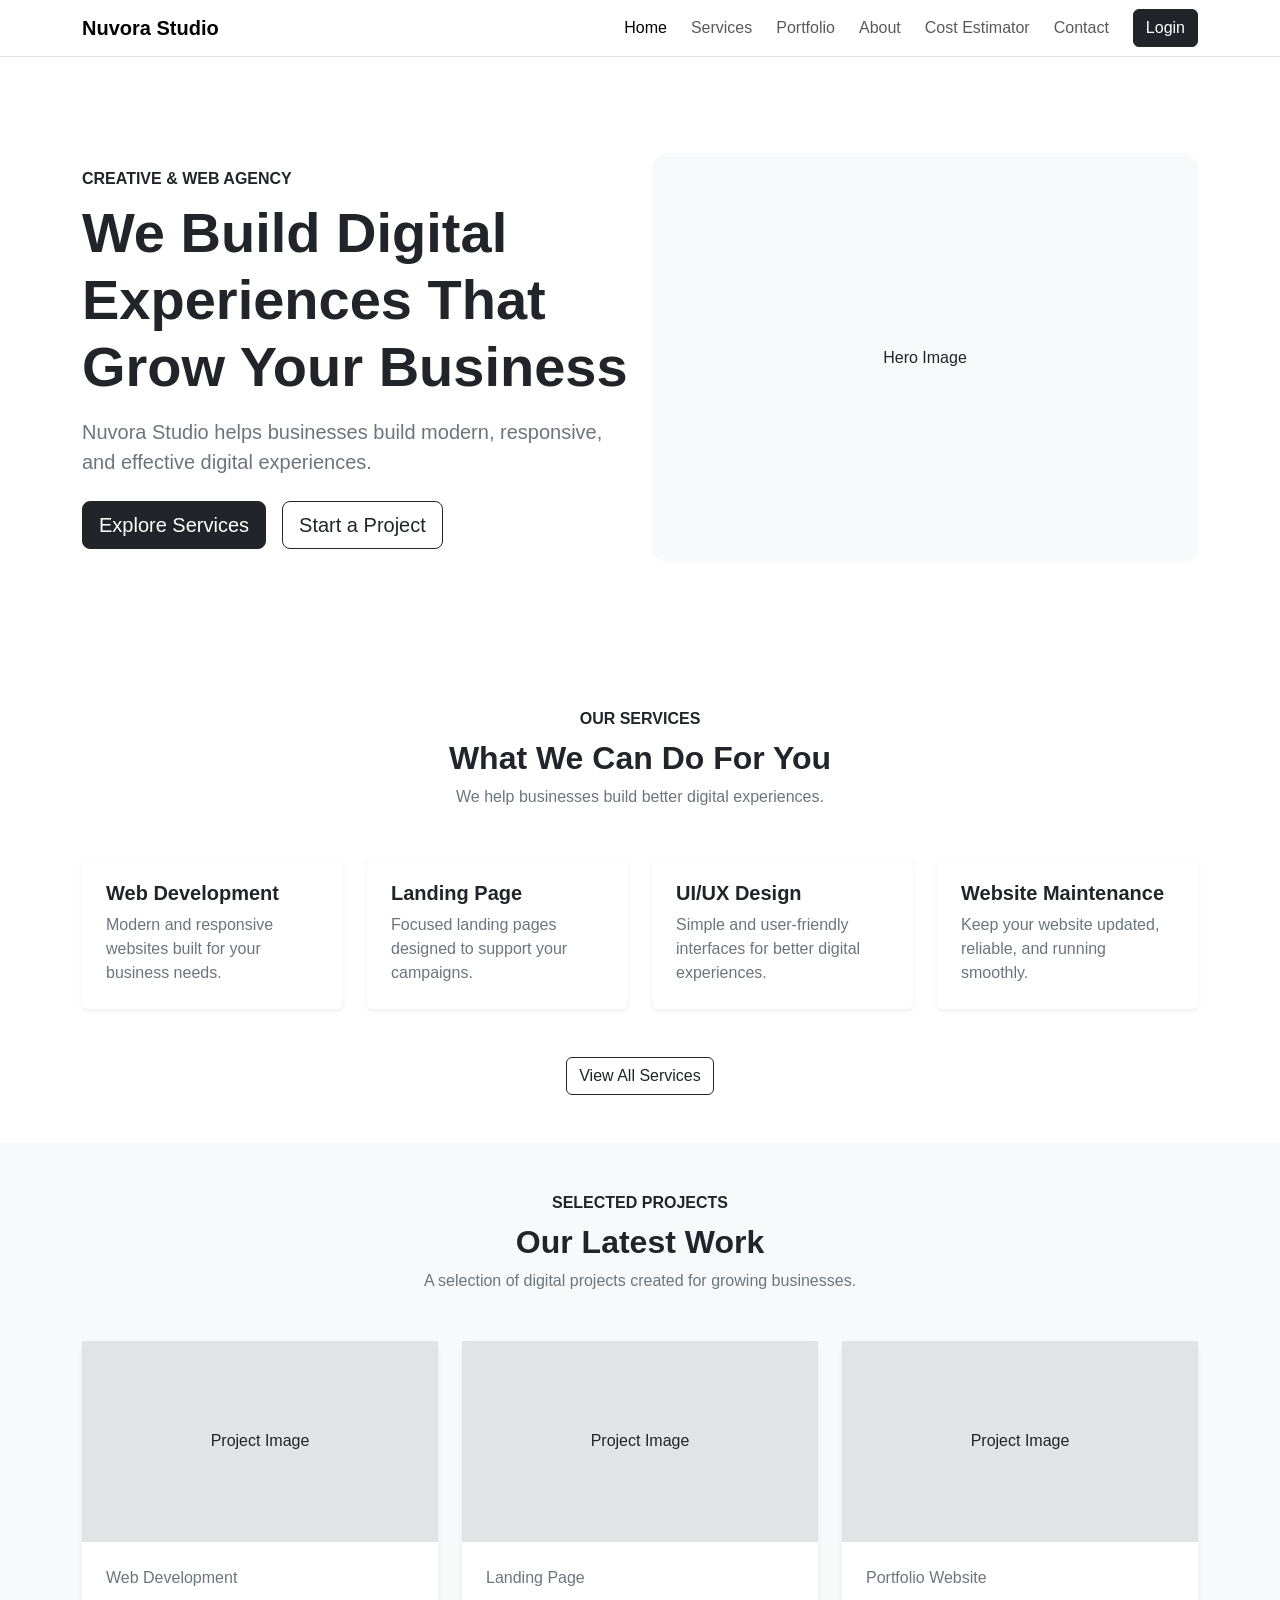
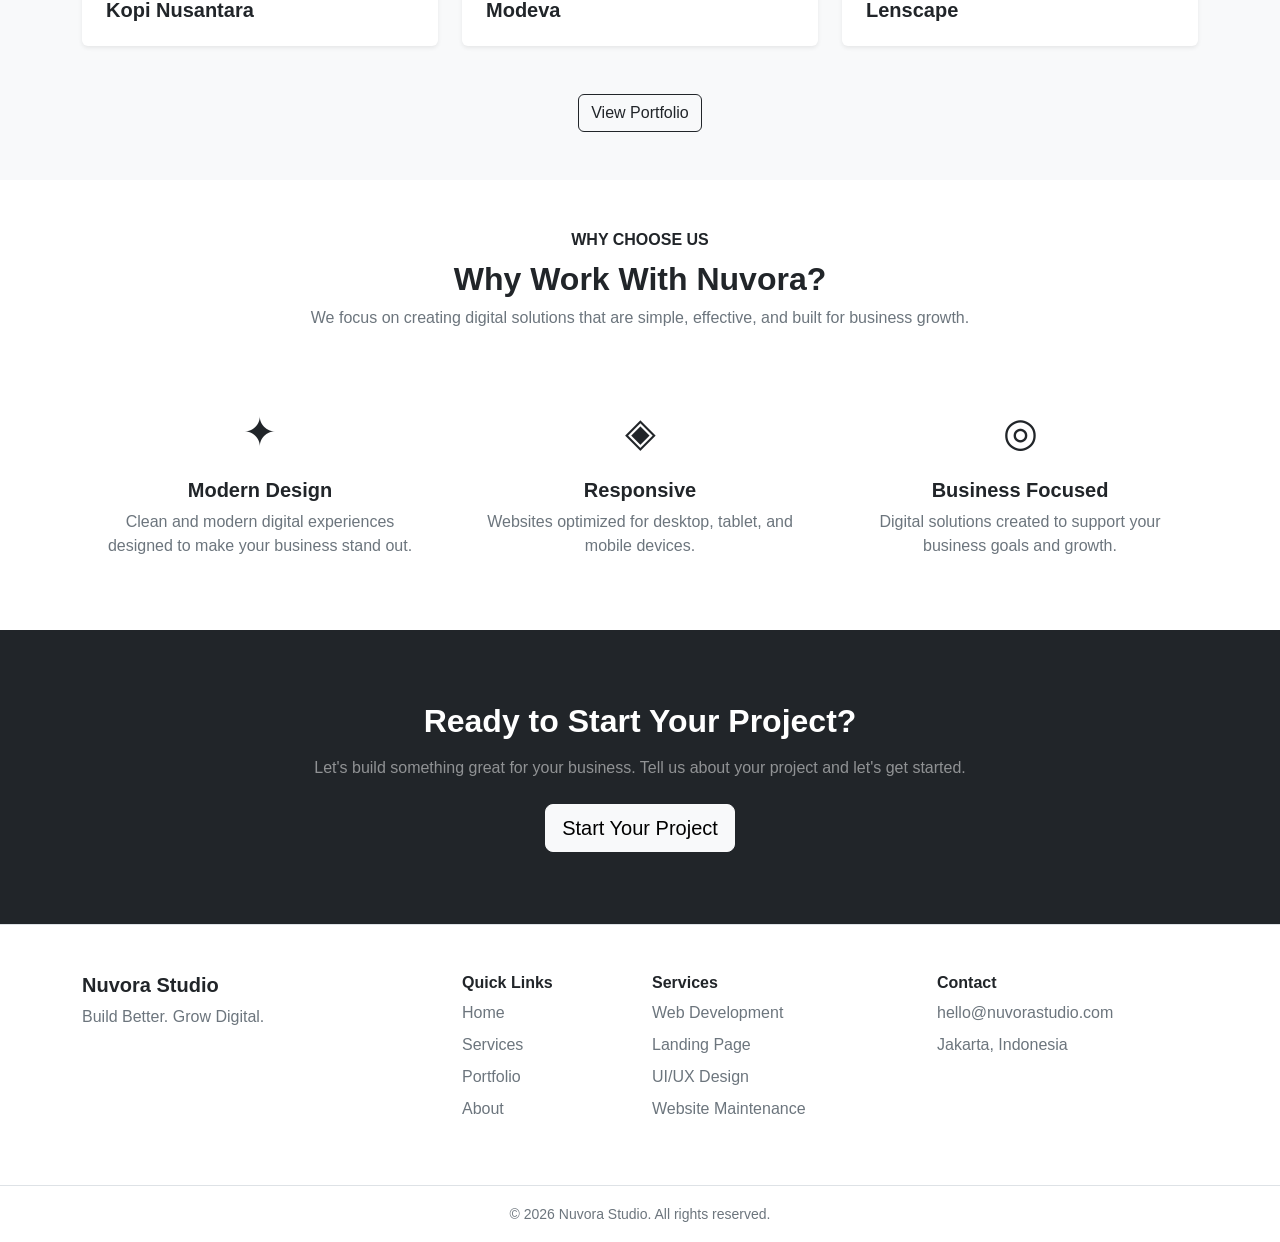
<file: index.html>
<!DOCTYPE html>
<html lang="en">
<head>
    <meta charset="UTF-8">
    <meta name="viewport" content="width=device-width, initial-scale=1.0">

    <title>Home | Nuvora Studio</title>

    <!-- Bootstrap CSS -->
    <link
        href="https://cdn.jsdelivr.net/npm/bootstrap@5.3.8/dist/css/bootstrap.min.css"
        rel="stylesheet"
        integrity="sha384-sRIl4kxILFvY47J16cr9ZwB07vP4J8+LH7qKQnuqkuIAvNWLzeN8tE5YBujZqJLB"
        crossorigin="anonymous"
    >

    <!-- Custom CSS -->
    <link rel="stylesheet" href="css/main.css">
</head>

<body>

    <!-- Navbar -->
    <header>
        <nav class="navbar navbar-expand-lg bg-white border-bottom">
            <div class="container">

                <a class="navbar-brand fw-bold" href="index.html">
                    Nuvora Studio
                </a>

                <button
                    class="navbar-toggler"
                    type="button"
                    data-bs-toggle="collapse"
                    data-bs-target="#navbarNav"
                    aria-controls="navbarNav"
                    aria-expanded="false"
                    aria-label="Toggle navigation"
                >
                    <span class="navbar-toggler-icon"></span>
                </button>

                <div class="collapse navbar-collapse" id="navbarNav">

                    <ul class="navbar-nav ms-auto align-items-lg-center gap-lg-2">

                        <li class="nav-item">
                            <a
                                class="nav-link active"
                                aria-current="page"
                                href="index.html"
                            >
                                Home
                            </a>
                        </li>

                        <li class="nav-item">
                            <a
                                class="nav-link"
                                href="pages/services.html"
                            >
                                Services
                            </a>
                        </li>

                        <li class="nav-item">
                            <a
                                class="nav-link"
                                href="pages/portfolio.html"
                            >
                                Portfolio
                            </a>
                        </li>

                        <li class="nav-item">
                            <a
                                class="nav-link"
                                href="pages/about.html"
                            >
                                About
                            </a>
                        </li>

                        <li class="nav-item">
                            <a
                                class="nav-link"
                                href="pages/estimator.html"
                            >
                                Cost Estimator
                            </a>
                        </li>

                        <li class="nav-item">
                            <a
                                class="nav-link"
                                href="pages/contact.html"
                            >
                                Contact
                            </a>
                        </li>

                        <li class="nav-item ms-lg-2">
                            <a
                                class="btn btn-dark"
                                href="pages/login.html"
                            >
                                Login
                            </a>
                        </li>

                    </ul>

                </div>
            </div>
        </nav>
    </header>


    <main>
        <!-- Hero -->
        <section class="py-5">
            <div class="container">
                <div class="row align-items-center py-lg-5">
                    <div class="col-lg-6">
                        <p class="text-uppercase fw-semibold mb-2">
                            Creative & Web Agency
                        </p>
                        <h1 class="display-4 fw-bold mb-3">
                            We Build Digital Experiences
                            That Grow Your Business
                        </h1>

                        <p class="lead text-secondary mb-4">
                            Nuvora Studio helps businesses build modern,
                            responsive, and effective digital experiences.
                        </p>

                        <div class="d-flex gap-3 flex-wrap">
                            <a
                                href="pages/services.html"
                                class="btn btn-dark btn-lg"
                            >
                                Explore Services
                            </a>

                            <a
                                href="pages/contact.html"
                                class="btn btn-outline-dark btn-lg"
                            >
                                Start a Project
                            </a>
                        </div>
                    </div>

                    <div class="col-lg-6 mt-5 mt-lg-0">
                        <div class="ratio ratio-4x3 bg-light rounded-4 overflow-hidden">
                            <div
                                class="d-flex align-items-center justify-content-center"
                            >
                                Hero Image
                            </div>
                        </div>
                    </div>
                </div>
            </div>
        </section>


        <!-- Services -->
        <section class="py-5 bg-white">
            <div class="container">
                <div class="text-center mb-5">
                    <p class="text-uppercase fw-semibold mb-2">
                        Our Services
                    </p>

                    <h2 class="fw-bold">
                        What We Can Do For You
                    </h2>

                    <p class="text-secondary">
                        We help businesses build better digital experiences.
                    </p>
                </div>

                <div class="row g-4">
                    <div class="col-md-6 col-lg-3">
                        <div class="card h-100 border-0 shadow-sm">
                            <div class="card-body p-4">
                                <h3 class="h5 fw-bold">
                                    Web Development
                                </h3>

                                <p class="text-secondary mb-0">
                                    Modern and responsive websites built
                                    for your business needs.
                                </p>
                            </div>
                        </div>
                    </div>


                    <div class="col-md-6 col-lg-3">
                        <div class="card h-100 border-0 shadow-sm">
                            <div class="card-body p-4">
                                <h3 class="h5 fw-bold">
                                    Landing Page
                                </h3>

                                <p class="text-secondary mb-0">
                                    Focused landing pages designed to
                                    support your campaigns.
                                </p>
                            </div>
                        </div>
                    </div>


                    <div class="col-md-6 col-lg-3">
                        <div class="card h-100 border-0 shadow-sm">
                            <div class="card-body p-4">
                                <h3 class="h5 fw-bold">
                                    UI/UX Design
                                </h3>

                                <p class="text-secondary mb-0">
                                    Simple and user-friendly interfaces
                                    for better digital experiences.
                                </p>
                            </div>
                        </div>
                    </div>


                    <div class="col-md-6 col-lg-3">
                        <div class="card h-100 border-0 shadow-sm">
                            <div class="card-body p-4">
                                <h3 class="h5 fw-bold">
                                    Website Maintenance
                                </h3>

                                <p class="text-secondary mb-0">
                                    Keep your website updated, reliable,
                                    and running smoothly.
                                </p>
                            </div>
                        </div>
                    </div>
                </div>


                <div class="text-center mt-5">
                    <a
                        href="pages/services.html"
                        class="btn btn-outline-dark"
                    >
                        View All Services
                    </a>
                </div>
            </div>
        </section>


        <!-- Selected Projects -->
        <section class="py-5 bg-light">
            <div class="container">
                <div class="text-center mb-5">
                    <p class="text-uppercase fw-semibold mb-2">
                        Selected Projects
                    </p>

                    <h2 class="fw-bold">
                        Our Latest Work
                    </h2>

                    <p class="text-secondary">
                        A selection of digital projects created
                        for growing businesses.
                    </p>
                </div>


                <div class="row g-4">
                    <!-- Project 1 -->
                    <div class="col-md-6 col-lg-4">
                        <div class="card h-100 border-0 shadow-sm">
                            <div class="ratio ratio-16x9 bg-secondary-subtle">
                                <div
                                    class="d-flex align-items-center justify-content-center"
                                >
                                    Project Image
                                </div>
                            </div>

                            <div class="card-body p-4">

                                <p class="text-secondary mb-2">
                                    Web Development
                                </p>

                                <h3 class="h5 fw-bold mb-0">
                                    Kopi Nusantara
                                </h3>
                            </div>
                        </div>
                    </div>

                    <!-- Project 2 -->
                    <div class="col-md-6 col-lg-4">
                        <div class="card h-100 border-0 shadow-sm">
                            <div class="ratio ratio-16x9 bg-secondary-subtle">
                                <div
                                    class="d-flex align-items-center justify-content-center"
                                >
                                    Project Image
                                </div>
                            </div>

                            <div class="card-body p-4">
                                <p class="text-secondary mb-2">
                                    Landing Page
                                </p>

                                <h3 class="h5 fw-bold mb-0">
                                    Modeva
                                </h3>
                            </div>
                        </div>
                    </div>


                    <!-- Project 3 -->
                    <div class="col-md-6 col-lg-4">
                        <div class="card h-100 border-0 shadow-sm">
                            <div class="ratio ratio-16x9 bg-secondary-subtle">
                                <div
                                    class="d-flex align-items-center justify-content-center"
                                >
                                    Project Image
                                </div>
                            </div>

                            <div class="card-body p-4">
                                <p class="text-secondary mb-2">
                                    Portfolio Website
                                </p>

                                <h3 class="h5 fw-bold mb-0">
                                    Lenscape
                                </h3>
                            </div>
                        </div>
                    </div>
                </div>

                <div class="text-center mt-5">
                    <a
                        href="pages/portfolio.html"
                        class="btn btn-outline-dark"
                    >
                        View Portfolio
                    </a>
                </div>

            </div>
        </section>


        <!-- Why Choose Us -->
        <section class="py-5 bg-white">
            <div class="container">
                <div class="text-center mb-5">
                    <p class="text-uppercase fw-semibold mb-2">
                        Why Choose Us
                    </p>

                    <h2 class="fw-bold">
                        Why Work With Nuvora?
                    </h2>

                    <p class="text-secondary">
                        We focus on creating digital solutions that are simple,
                        effective, and built for business growth.
                    </p>
                </div>


                <div class="row g-4 text-center">
                    <div class="col-md-4">
                        <div class="p-4">

                            <div class="mb-3">
                                <span class="fs-1">✦</span>
                            </div>

                            <h3 class="h5 fw-bold">
                                Modern Design
                            </h3>

                            <p class="text-secondary mb-0">
                                Clean and modern digital experiences designed
                                to make your business stand out.
                            </p>
                        </div>
                    </div>

                    <div class="col-md-4">
                        <div class="p-4">

                            <div class="mb-3">
                                <span class="fs-1">◈</span>
                            </div>

                            <h3 class="h5 fw-bold">
                                Responsive
                            </h3>

                            <p class="text-secondary mb-0">
                                Websites optimized for desktop, tablet,
                                and mobile devices.
                            </p>

                        </div>
                    </div>

                    <div class="col-md-4">
                        <div class="p-4">
                            <div class="mb-3">
                                <span class="fs-1">◎</span>
                            </div>

                            <h3 class="h5 fw-bold">
                                Business Focused
                            </h3>

                            <p class="text-secondary mb-0">
                                Digital solutions created to support
                                your business goals and growth.
                            </p>
                        </div>
                    </div>
                </div>
            </div>
        </section>


        <!-- CTA -->
        <section class="py-5 bg-dark text-white">
            <div class="container">
                <div class="text-center py-4">
                    <h2 class="fw-bold mb-3">
                        Ready to Start Your Project?
                    </h2>

                    <p class="text-white-50 mb-4">
                        Let's build something great for your business.
                        Tell us about your project and let's get started.
                    </p>

                    <a
                        href="pages/contact.html"
                        class="btn btn-light btn-lg"
                    >
                        Start Your Project
                    </a>
                </div>
            </div>
        </section>
    </main>


    <!-- Footer -->
    <footer class="bg-white border-top">
        <div class="container py-5">
            <div class="row g-4">
                <div class="col-md-6 col-lg-4">
                    <h3 class="h5 fw-bold">
                        Nuvora Studio
                    </h3>

                    <p class="text-secondary mb-0">
                        Build Better. Grow Digital.
                    </p>
                </div>


                <div class="col-6 col-md-3 col-lg-2">
                    <h4 class="h6 fw-bold">
                        Quick Links
                    </h4>

                    <ul class="list-unstyled">
                        <li class="mb-2">
                            <a
                                href="index.html"
                                class="text-secondary text-decoration-none"
                            >
                                Home
                            </a>
                        </li>

                        <li class="mb-2">
                            <a
                                href="pages/services.html"
                                class="text-secondary text-decoration-none"
                            >
                                Services
                            </a>
                        </li>

                        <li class="mb-2">
                            <a
                                href="pages/portfolio.html"
                                class="text-secondary text-decoration-none"
                            >
                                Portfolio
                            </a>
                        </li>

                        <li>
                            <a
                                href="pages/about.html"
                                class="text-secondary text-decoration-none"
                            >
                                About
                            </a>
                        </li>
                    </ul>
                </div>

                <div class="col-6 col-md-3 col-lg-3">
                    <h4 class="h6 fw-bold">
                        Services
                    </h4>

                    <ul class="list-unstyled text-secondary">

                        <li class="mb-2">
                            Web Development
                        </li>

                        <li class="mb-2">
                            Landing Page
                        </li>

                        <li class="mb-2">
                            UI/UX Design
                        </li>

                        <li>
                            Website Maintenance
                        </li>

                    </ul>
                </div>


                <div class="col-md-6 col-lg-3">
                    <h4 class="h6 fw-bold">
                        Contact
                    </h4>

                    <ul class="list-unstyled text-secondary">
                        <li class="mb-2">
                            hello@nuvorastudio.com
                        </li>

                        <li>
                            Jakarta, Indonesia
                        </li>
                    </ul>
                </div>
            </div>
        </div>

        <div class="border-top">
            <div class="container py-3 text-center">
                <small class="text-secondary">
                    © 2026 Nuvora Studio. All rights reserved.
                </small>
            </div>
        </div>
    </footer>

    <!-- Bootstrap JS -->
    <script
        src="https://cdn.jsdelivr.net/npm/bootstrap@5.3.8/dist/js/bootstrap.bundle.min.js"
        integrity="sha384-FKyoEForCGlyvwx9Hj09JcYn3nv7wiPVlz7YYwJrWVcXK/BmnVDxM+D2scQbITxI"
        crossorigin="anonymous"
    ></script>

</body>
</html>
</file>
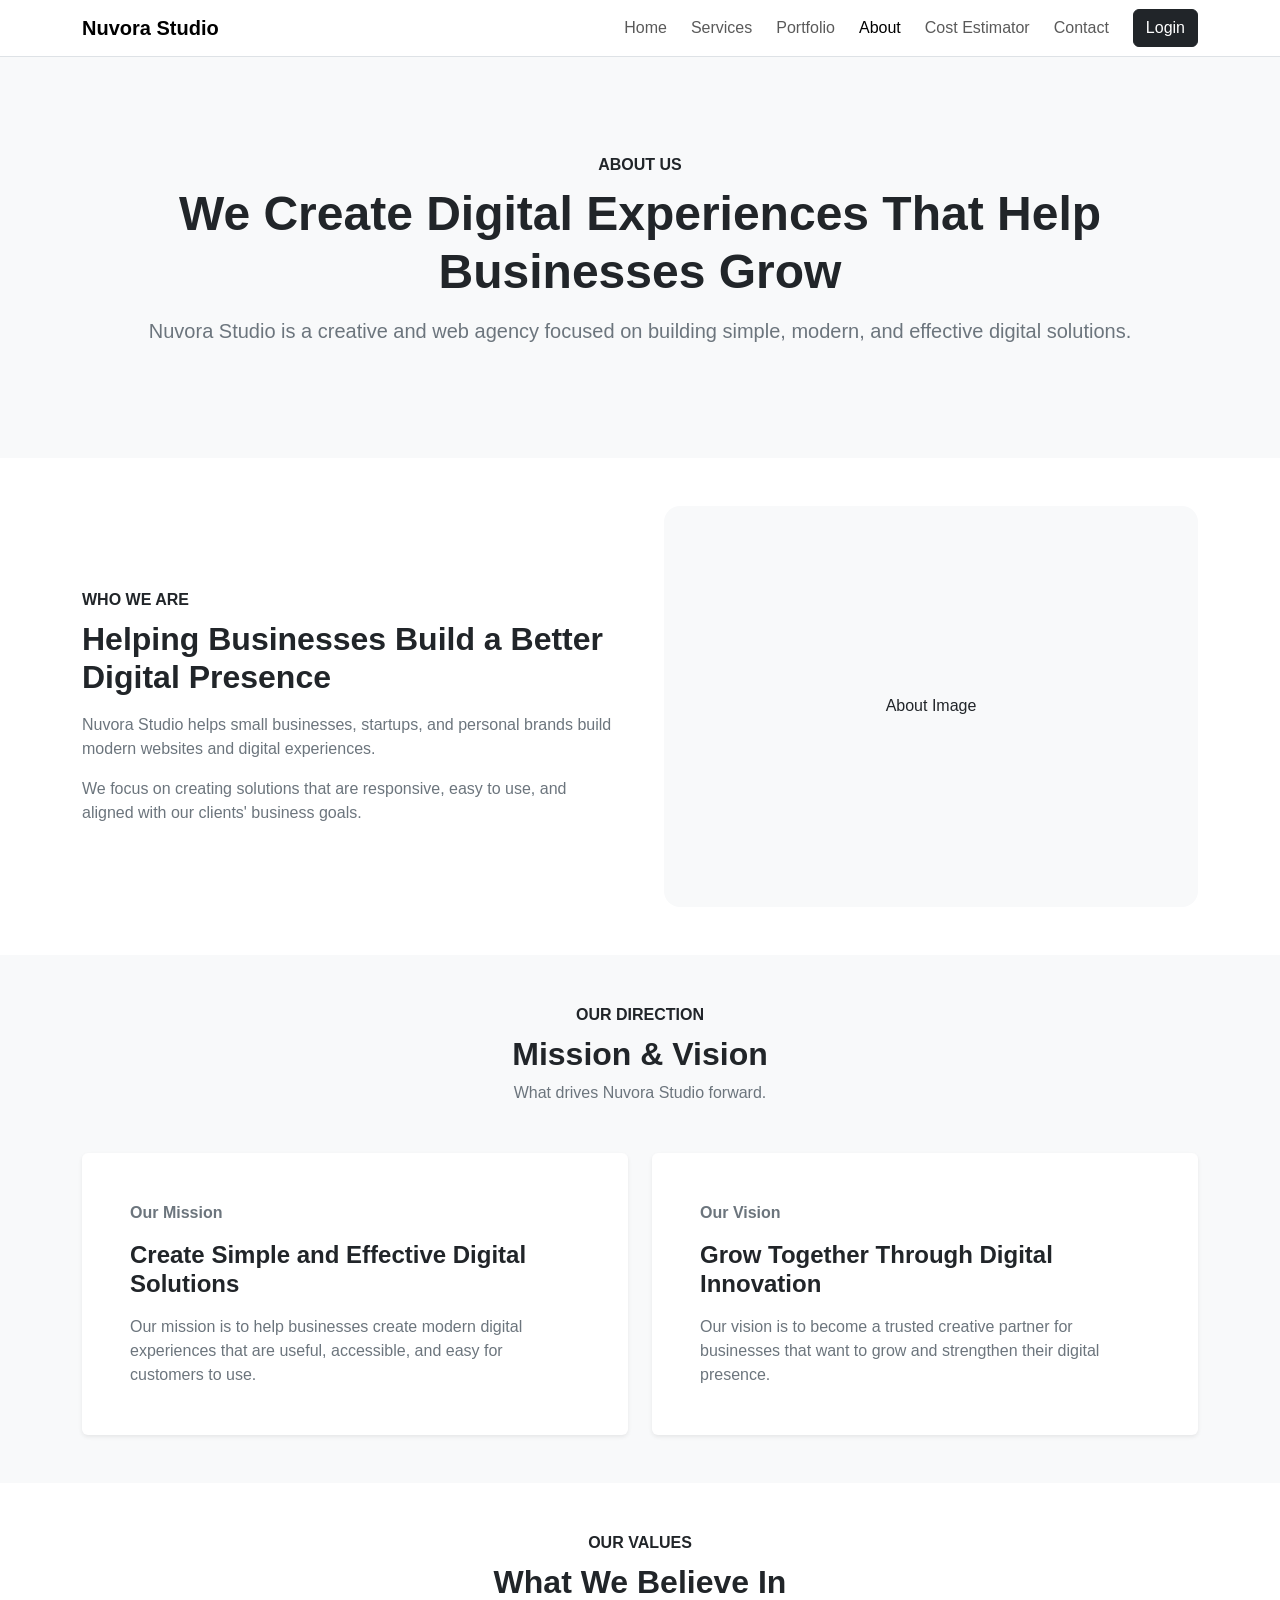
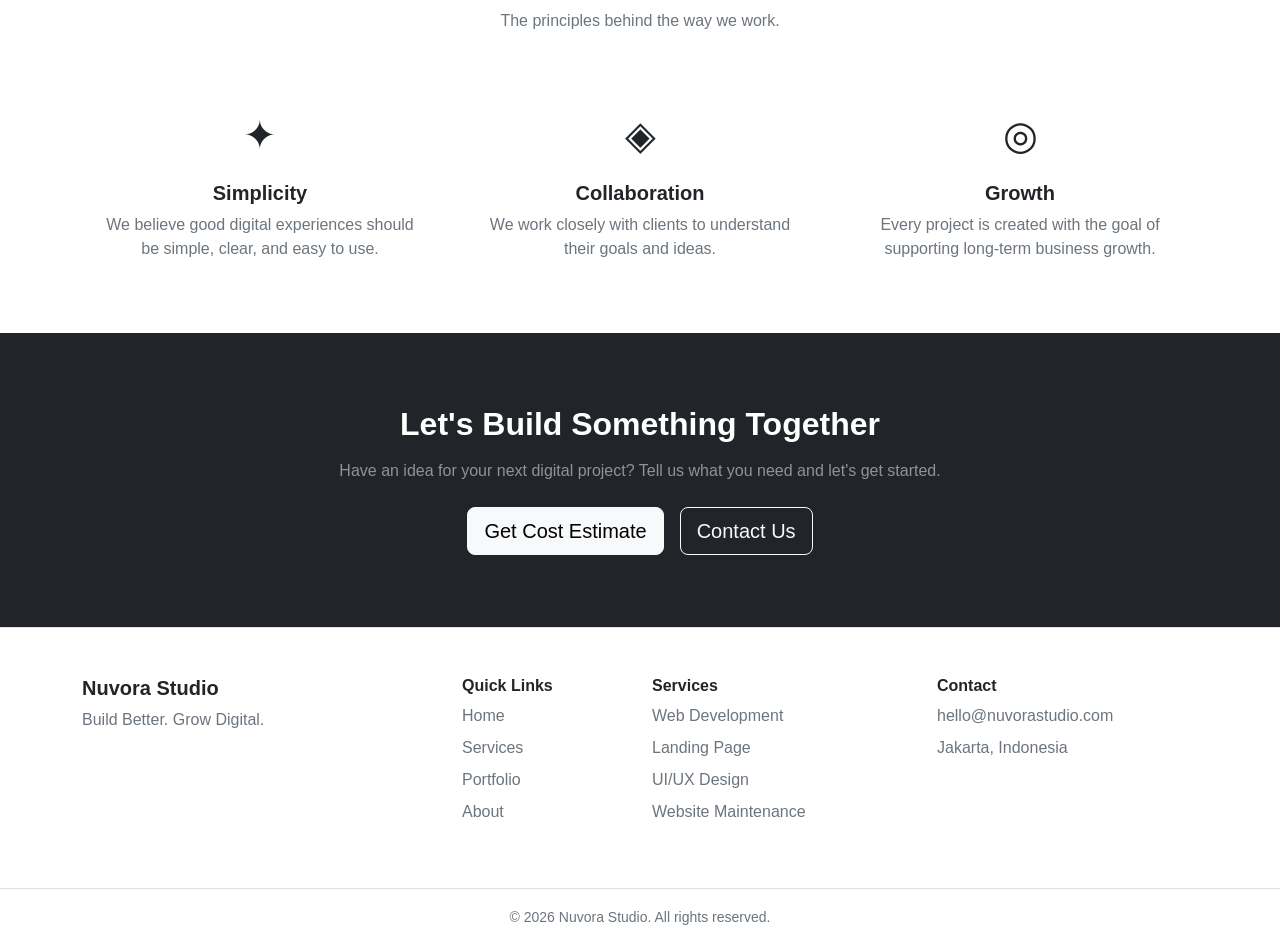
<file: pages/about.html>
<!DOCTYPE html>
<html lang="en">
<head>
    <meta charset="UTF-8">
    <meta name="viewport" content="width=device-width, initial-scale=1.0">

    <title>About Us | Nuvora Studio</title>

    <!-- Bootstrap CSS -->
    <link
        href="https://cdn.jsdelivr.net/npm/bootstrap@5.3.8/dist/css/bootstrap.min.css"
        rel="stylesheet"
        integrity="sha384-sRIl4kxILFvY47J16cr9ZwB07vP4J8+LH7qKQnuqkuIAvNWLzeN8tE5YBujZqJLB"
        crossorigin="anonymous"
    >

    <!-- Custom CSS -->
    <link rel="stylesheet" href="../css/main.css">
</head>

<body>

    <!-- Navbar -->
    <header>
        <nav class="navbar navbar-expand-lg bg-white border-bottom">
            <div class="container">

                <a class="navbar-brand fw-bold" href="../index.html">
                    Nuvora Studio
                </a>

                <button
                    class="navbar-toggler"
                    type="button"
                    data-bs-toggle="collapse"
                    data-bs-target="#navbarNav"
                    aria-controls="navbarNav"
                    aria-expanded="false"
                    aria-label="Toggle navigation"
                >
                    <span class="navbar-toggler-icon"></span>
                </button>

                <div class="collapse navbar-collapse" id="navbarNav">

                    <ul class="navbar-nav ms-auto align-items-lg-center gap-lg-2">

                        <li class="nav-item">
                            <a class="nav-link" href="../index.html">
                                Home
                            </a>
                        </li>

                        <li class="nav-item">
                            <a class="nav-link" href="services.html">
                                Services
                            </a>
                        </li>

                        <li class="nav-item">
                            <a class="nav-link" href="portfolio.html">
                                Portfolio
                            </a>
                        </li>

                        <li class="nav-item">
                            <a
                                class="nav-link active"
                                aria-current="page"
                                href="about.html"
                            >
                                About
                            </a>
                        </li>

                        <li class="nav-item">
                            <a class="nav-link" href="estimator.html">
                                Cost Estimator
                            </a>
                        </li>

                        <li class="nav-item">
                            <a class="nav-link" href="contact.html">
                                Contact
                            </a>
                        </li>

                        <li class="nav-item ms-lg-2">
                            <a class="btn btn-dark" href="login.html">
                                Login
                            </a>
                        </li>

                    </ul>

                </div>
            </div>
        </nav>
    </header>


    <main>

        <!-- Page Header -->
        <section class="py-5 bg-light">
            <div class="container py-lg-5 text-center">

                <p class="text-uppercase fw-semibold mb-2">
                    About Us
                </p>

                <h1 class="display-5 fw-bold mb-3">
                    We Create Digital Experiences
                    That Help Businesses Grow
                </h1>

                <p class="lead text-secondary mx-auto">
                    Nuvora Studio is a creative and web agency
                    focused on building simple, modern, and
                    effective digital solutions.
                </p>

            </div>
        </section>


        <!-- Who We Are -->
        <section class="py-5 bg-white">
            <div class="container">

                <div class="row align-items-center g-5">

                    <div class="col-lg-6">

                        <p class="text-uppercase fw-semibold mb-2">
                            Who We Are
                        </p>

                        <h2 class="fw-bold mb-3">
                            Helping Businesses Build
                            a Better Digital Presence
                        </h2>

                        <p class="text-secondary">
                            Nuvora Studio helps small businesses,
                            startups, and personal brands build
                            modern websites and digital experiences.
                        </p>

                        <p class="text-secondary mb-0">
                            We focus on creating solutions that are
                            responsive, easy to use, and aligned
                            with our clients' business goals.
                        </p>

                    </div>


                    <div class="col-lg-6">

                        <div class="ratio ratio-4x3 bg-light rounded-4 overflow-hidden">
                            <div
                                class="d-flex align-items-center justify-content-center"
                            >
                                About Image
                            </div>
                        </div>

                    </div>

                </div>

            </div>
        </section>


        <!-- Mission & Vision -->
        <section class="py-5 bg-light">
            <div class="container">

                <div class="text-center mb-5">

                    <p class="text-uppercase fw-semibold mb-2">
                        Our Direction
                    </p>

                    <h2 class="fw-bold">
                        Mission & Vision
                    </h2>

                    <p class="text-secondary">
                        What drives Nuvora Studio forward.
                    </p>

                </div>


                <div class="row g-4">

                    <!-- Mission -->
                    <div class="col-md-6">
                        <div class="card h-100 border-0 shadow-sm">

                            <div class="card-body p-4 p-lg-5">

                                <p class="text-secondary fw-semibold">
                                    Our Mission
                                </p>

                                <h3 class="h4 fw-bold mb-3">
                                    Create Simple and Effective
                                    Digital Solutions
                                </h3>

                                <p class="text-secondary mb-0">
                                    Our mission is to help businesses
                                    create modern digital experiences
                                    that are useful, accessible, and
                                    easy for customers to use.
                                </p>

                            </div>

                        </div>
                    </div>


                    <!-- Vision -->
                    <div class="col-md-6">
                        <div class="card h-100 border-0 shadow-sm">

                            <div class="card-body p-4 p-lg-5">

                                <p class="text-secondary fw-semibold">
                                    Our Vision
                                </p>

                                <h3 class="h4 fw-bold mb-3">
                                    Grow Together Through Digital
                                    Innovation
                                </h3>

                                <p class="text-secondary mb-0">
                                    Our vision is to become a trusted
                                    creative partner for businesses that
                                    want to grow and strengthen their
                                    digital presence.
                                </p>

                            </div>

                        </div>
                    </div>

                </div>

            </div>
        </section>


        <!-- Our Values -->
        <section class="py-5 bg-white">
            <div class="container">

                <div class="text-center mb-5">

                    <p class="text-uppercase fw-semibold mb-2">
                        Our Values
                    </p>

                    <h2 class="fw-bold">
                        What We Believe In
                    </h2>

                    <p class="text-secondary">
                        The principles behind the way we work.
                    </p>

                </div>


                <div class="row g-4 text-center">

                    <div class="col-md-4">
                        <div class="p-4">

                            <div class="fs-1 mb-3">
                                ✦
                            </div>

                            <h3 class="h5 fw-bold">
                                Simplicity
                            </h3>

                            <p class="text-secondary mb-0">
                                We believe good digital experiences
                                should be simple, clear, and easy to use.
                            </p>

                        </div>
                    </div>


                    <div class="col-md-4">
                        <div class="p-4">

                            <div class="fs-1 mb-3">
                                ◈
                            </div>

                            <h3 class="h5 fw-bold">
                                Collaboration
                            </h3>

                            <p class="text-secondary mb-0">
                                We work closely with clients to
                                understand their goals and ideas.
                            </p>

                        </div>
                    </div>


                    <div class="col-md-4">
                        <div class="p-4">

                            <div class="fs-1 mb-3">
                                ◎
                            </div>

                            <h3 class="h5 fw-bold">
                                Growth
                            </h3>

                            <p class="text-secondary mb-0">
                                Every project is created with the
                                goal of supporting long-term
                                business growth.
                            </p>

                        </div>
                    </div>

                </div>

            </div>
        </section>


        <!-- CTA -->
        <section class="py-5 bg-dark text-white">
            <div class="container">

                <div class="text-center py-4">

                    <h2 class="fw-bold mb-3">
                        Let's Build Something Together
                    </h2>

                    <p class="text-white-50 mb-4">
                        Have an idea for your next digital project?
                        Tell us what you need and let's get started.
                    </p>

                    <div
                        class="d-flex justify-content-center gap-3 flex-wrap"
                    >
                        <a
                            href="estimator.html"
                            class="btn btn-light btn-lg"
                        >
                            Get Cost Estimate
                        </a>

                        <a
                            href="contact.html"
                            class="btn btn-outline-light btn-lg"
                        >
                            Contact Us
                        </a>
                    </div>

                </div>

            </div>
        </section>

    </main>


    <!-- Footer -->
    <footer class="bg-white border-top">

        <div class="container py-5">

            <div class="row g-4">

                <div class="col-md-6 col-lg-4">

                    <h3 class="h5 fw-bold">
                        Nuvora Studio
                    </h3>

                    <p class="text-secondary mb-0">
                        Build Better. Grow Digital.
                    </p>

                </div>


                <div class="col-6 col-md-3 col-lg-2">

                    <h4 class="h6 fw-bold">
                        Quick Links
                    </h4>

                    <ul class="list-unstyled">

                        <li class="mb-2">
                            <a
                                href="../index.html"
                                class="text-secondary text-decoration-none"
                            >
                                Home
                            </a>
                        </li>

                        <li class="mb-2">
                            <a
                                href="services.html"
                                class="text-secondary text-decoration-none"
                            >
                                Services
                            </a>
                        </li>

                        <li class="mb-2">
                            <a
                                href="portfolio.html"
                                class="text-secondary text-decoration-none"
                            >
                                Portfolio
                            </a>
                        </li>

                        <li>
                            <a
                                href="about.html"
                                class="text-secondary text-decoration-none"
                            >
                                About
                            </a>
                        </li>

                    </ul>

                </div>


                <div class="col-6 col-md-3 col-lg-3">

                    <h4 class="h6 fw-bold">
                        Services
                    </h4>

                    <ul class="list-unstyled text-secondary">

                        <li class="mb-2">
                            Web Development
                        </li>

                        <li class="mb-2">
                            Landing Page
                        </li>

                        <li class="mb-2">
                            UI/UX Design
                        </li>

                        <li>
                            Website Maintenance
                        </li>

                    </ul>

                </div>


                <div class="col-md-6 col-lg-3">

                    <h4 class="h6 fw-bold">
                        Contact
                    </h4>

                    <ul class="list-unstyled text-secondary">

                        <li class="mb-2">
                            hello@nuvorastudio.com
                        </li>

                        <li>
                            Jakarta, Indonesia
                        </li>

                    </ul>

                </div>

            </div>

        </div>


        <div class="border-top">
            <div class="container py-3 text-center">

                <small class="text-secondary">
                    © 2026 Nuvora Studio. All rights reserved.
                </small>

            </div>
        </div>

    </footer>


    <!-- Bootstrap JS -->
    <script
        src="https://cdn.jsdelivr.net/npm/bootstrap@5.3.8/dist/js/bootstrap.bundle.min.js"
        integrity="sha384-FKyoEForCGlyvwx9Hj09JcYn3nv7wiPVlz7YYwJrWVcXK/BmnVDxM+D2scQbITxI"
        crossorigin="anonymous"
    ></script>


</body>
</html>
</file>
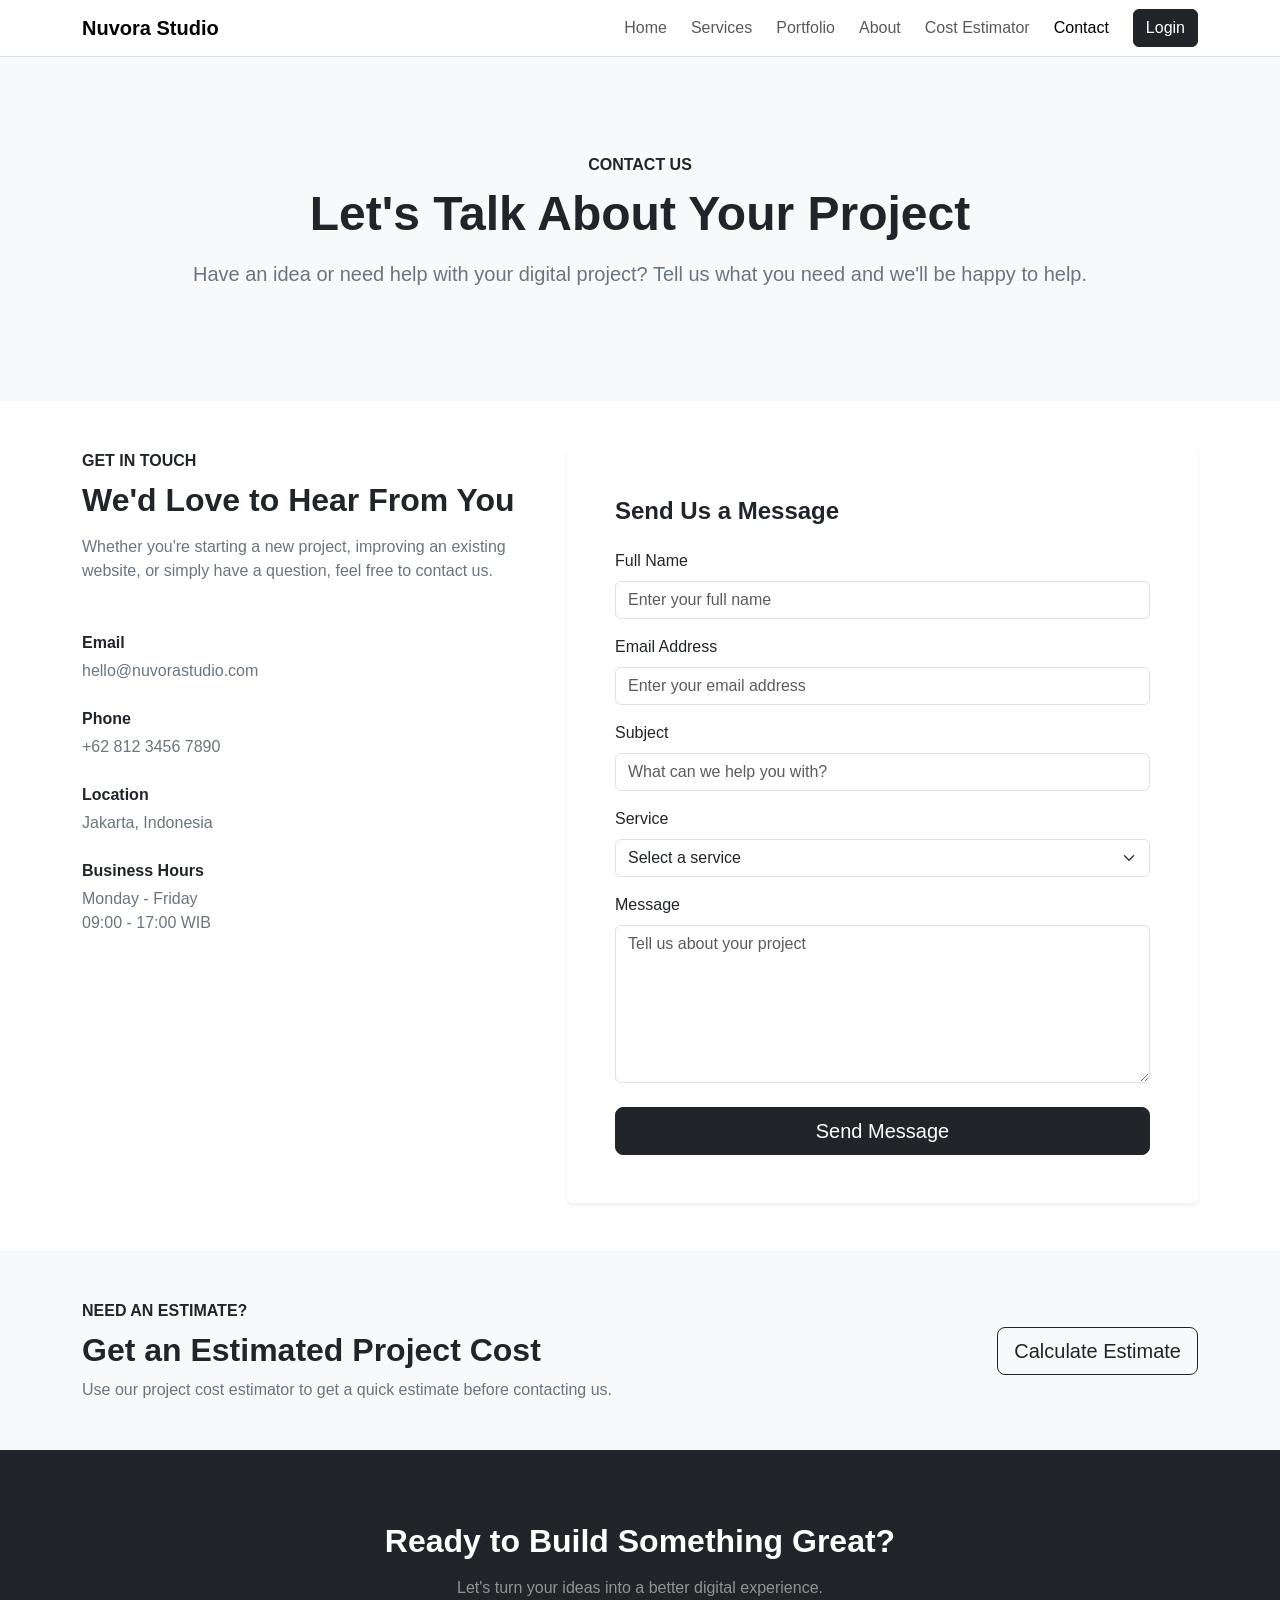
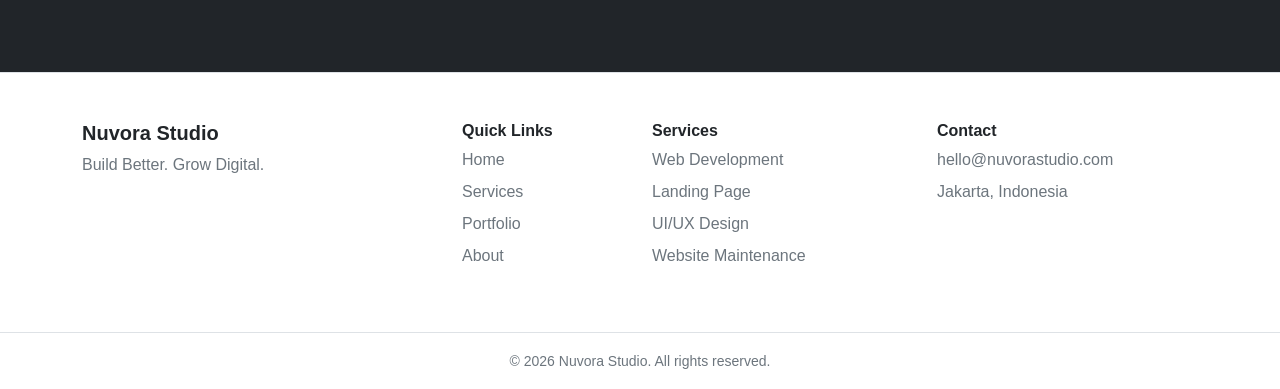
<file: pages/contact.html>
<!DOCTYPE html>
<html lang="en">
<head>
    <meta charset="UTF-8">
    <meta name="viewport" content="width=device-width, initial-scale=1.0">

    <title>Contact Us | Nuvora Studio</title>

    <!-- Bootstrap CSS -->
    <link
        href="https://cdn.jsdelivr.net/npm/bootstrap@5.3.8/dist/css/bootstrap.min.css"
        rel="stylesheet"
        integrity="sha384-sRIl4kxILFvY47J16cr9ZwB07vP4J8+LH7qKQnuqkuIAvNWLzeN8tE5YBujZqJLB"
        crossorigin="anonymous"
    >

    <!-- Custom CSS -->
    <link rel="stylesheet" href="../css/main.css">
</head>

<body>

    <!-- Navbar -->
    <header>
        <nav class="navbar navbar-expand-lg bg-white border-bottom">
            <div class="container">

                <a class="navbar-brand fw-bold" href="../index.html">
                    Nuvora Studio
                </a>

                <button
                    class="navbar-toggler"
                    type="button"
                    data-bs-toggle="collapse"
                    data-bs-target="#navbarNav"
                    aria-controls="navbarNav"
                    aria-expanded="false"
                    aria-label="Toggle navigation"
                >
                    <span class="navbar-toggler-icon"></span>
                </button>

                <div class="collapse navbar-collapse" id="navbarNav">

                    <ul class="navbar-nav ms-auto align-items-lg-center gap-lg-2">

                        <li class="nav-item">
                            <a class="nav-link" href="../index.html">
                                Home
                            </a>
                        </li>

                        <li class="nav-item">
                            <a class="nav-link" href="services.html">
                                Services
                            </a>
                        </li>

                        <li class="nav-item">
                            <a class="nav-link" href="portfolio.html">
                                Portfolio
                            </a>
                        </li>

                        <li class="nav-item">
                            <a class="nav-link" href="about.html">
                                About
                            </a>
                        </li>

                        <li class="nav-item">
                            <a class="nav-link" href="estimator.html">
                                Cost Estimator
                            </a>
                        </li>

                        <li class="nav-item">
                            <a
                                class="nav-link active"
                                aria-current="page"
                                href="contact.html"
                            >
                                Contact
                            </a>
                        </li>

                        <li class="nav-item ms-lg-2">
                            <a class="btn btn-dark" href="login.html">
                                Login
                            </a>
                        </li>

                    </ul>

                </div>
            </div>
        </nav>
    </header>


    <main>

        <!-- Page Header -->
        <section class="py-5 bg-light">
            <div class="container py-lg-5 text-center">

                <p class="text-uppercase fw-semibold mb-2">
                    Contact Us
                </p>

                <h1 class="display-5 fw-bold mb-3">
                    Let's Talk About Your Project
                </h1>

                <p class="lead text-secondary mx-auto">
                    Have an idea or need help with your digital project?
                    Tell us what you need and we'll be happy to help.
                </p>

            </div>
        </section>


        <!-- Contact -->
        <section class="py-5 bg-white">
            <div class="container">

                <div class="row g-5">

                    <!-- Contact Information -->
                    <div class="col-lg-5">

                        <p class="text-uppercase fw-semibold mb-2">
                            Get In Touch
                        </p>

                        <h2 class="fw-bold mb-3">
                            We'd Love to Hear From You
                        </h2>

                        <p class="text-secondary mb-5">
                            Whether you're starting a new project,
                            improving an existing website, or simply
                            have a question, feel free to contact us.
                        </p>


                        <!-- Email -->
                        <div class="mb-4">

                            <p class="fw-semibold mb-1">
                                Email
                            </p>

                            <a
                                href="mailto:hello@nuvorastudio.com"
                                class="text-secondary text-decoration-none"
                            >
                                hello@nuvorastudio.com
                            </a>

                        </div>


                        <!-- Phone -->
                        <div class="mb-4">

                            <p class="fw-semibold mb-1">
                                Phone
                            </p>

                            <a
                                href="tel:+6281234567890"
                                class="text-secondary text-decoration-none"
                            >
                                +62 812 3456 7890
                            </a>

                        </div>


                        <!-- Location -->
                        <div class="mb-4">

                            <p class="fw-semibold mb-1">
                                Location
                            </p>

                            <p class="text-secondary mb-0">
                                Jakarta, Indonesia
                            </p>

                        </div>


                        <!-- Business Hours -->
                        <div>

                            <p class="fw-semibold mb-1">
                                Business Hours
                            </p>

                            <p class="text-secondary mb-0">
                                Monday - Friday
                            </p>

                            <p class="text-secondary mb-0">
                                09:00 - 17:00 WIB
                            </p>

                        </div>

                    </div>


                    <!-- Contact Form -->
                    <div class="col-lg-7">

                        <div class="card border-0 shadow-sm">

                            <div class="card-body p-4 p-lg-5">

                                <h2 class="h4 fw-bold mb-4">
                                    Send Us a Message
                                </h2>


                                <form id="contactForm">

                                    <!-- Name -->
                                    <div class="mb-3">

                                        <label
                                            for="name"
                                            class="form-label"
                                        >
                                            Full Name
                                        </label>

                                        <input
                                            type="text"
                                            class="form-control"
                                            id="name"
                                            name="name"
                                            autocomplete="name"
                                            placeholder="Enter your full name"
                                            required
                                        >

                                    </div>


                                    <!-- Email -->
                                    <div class="mb-3">

                                        <label
                                            for="email"
                                            class="form-label"
                                        >
                                            Email Address
                                        </label>

                                        <input
                                            type="email"
                                            class="form-control"
                                            id="email"
                                            name="email"
                                            autocomplete="email"
                                            placeholder="Enter your email address"
                                            required
                                        >

                                    </div>


                                    <!-- Subject -->
                                    <div class="mb-3">

                                        <label
                                            for="subject"
                                            class="form-label"
                                        >
                                            Subject
                                        </label>

                                        <input
                                            type="text"
                                            class="form-control"
                                            id="subject"
                                            name="subject"
                                            placeholder="What can we help you with?"
                                            required
                                        >

                                    </div>


                                    <!-- Service -->
                                    <div class="mb-3">

                                        <label
                                            for="service"
                                            class="form-label"
                                        >
                                            Service
                                        </label>

                                        <select
                                            class="form-select"
                                            id="service"
                                            name="service"
                                            required
                                        >
                                            <option value="" selected disabled>
                                                Select a service
                                            </option>

                                            <option value="Web Development">
                                                Web Development
                                            </option>

                                            <option value="Landing Page">
                                                Landing Page
                                            </option>

                                            <option value="UI/UX Design">
                                                UI/UX Design
                                            </option>

                                            <option value="Website Maintenance">
                                                Website Maintenance
                                            </option>

                                            <option value="Other">
                                                Other
                                            </option>
                                        </select>

                                    </div>


                                    <!-- Message -->
                                    <div class="mb-4">

                                        <label
                                            for="message"
                                            class="form-label"
                                        >
                                            Message
                                        </label>

                                        <textarea
                                            class="form-control"
                                            id="message"
                                            name="message"
                                            rows="6"
                                            placeholder="Tell us about your project"
                                            required
                                        ></textarea>

                                    </div>


                                    <!-- Success Message -->
                                    <div
                                        id="contactMessage"
                                        class="alert alert-success d-none"
                                        role="alert"
                                        aria-live="polite"
                                    >
                                        Your message has been sent successfully.
                                    </div>


                                    <!-- Submit -->
                                    <button
                                        type="submit"
                                        class="btn btn-dark btn-lg w-100"
                                    >
                                        Send Message
                                    </button>

                                </form>

                            </div>

                        </div>

                    </div>

                </div>

            </div>
        </section>


        <!-- Project Estimator CTA -->
        <section class="py-5 bg-light">
            <div class="container">

                <div class="row align-items-center g-4">

                    <div class="col-lg-8">

                        <p class="text-uppercase fw-semibold mb-2">
                            Need an Estimate?
                        </p>

                        <h2 class="fw-bold mb-2">
                            Get an Estimated Project Cost
                        </h2>

                        <p class="text-secondary mb-0">
                            Use our project cost estimator to get
                            a quick estimate before contacting us.
                        </p>

                    </div>


                    <div class="col-lg-4 text-lg-end">

                        <a
                            href="estimator.html"
                            class="btn btn-outline-dark btn-lg"
                        >
                            Calculate Estimate
                        </a>

                    </div>

                </div>

            </div>
        </section>


        <!-- CTA -->
        <section class="py-5 bg-dark text-white">
            <div class="container">

                <div class="text-center py-4">

                    <h2 class="fw-bold mb-3">
                        Ready to Build Something Great?
                    </h2>

                    <p class="text-white-50 mb-0">
                        Let's turn your ideas into a better
                        digital experience.
                    </p>

                </div>

            </div>
        </section>

    </main>


    <!-- Footer -->
    <footer class="bg-white border-top">

        <div class="container py-5">

            <div class="row g-4">

                <!-- Company -->
                <div class="col-md-6 col-lg-4">

                    <h3 class="h5 fw-bold">
                        Nuvora Studio
                    </h3>

                    <p class="text-secondary mb-0">
                        Build Better. Grow Digital.
                    </p>

                </div>


                <!-- Quick Links -->
                <div class="col-6 col-md-3 col-lg-2">

                    <h4 class="h6 fw-bold">
                        Quick Links
                    </h4>

                    <ul class="list-unstyled">

                        <li class="mb-2">
                            <a
                                href="../index.html"
                                class="text-secondary text-decoration-none"
                            >
                                Home
                            </a>
                        </li>

                        <li class="mb-2">
                            <a
                                href="services.html"
                                class="text-secondary text-decoration-none"
                            >
                                Services
                            </a>
                        </li>

                        <li class="mb-2">
                            <a
                                href="portfolio.html"
                                class="text-secondary text-decoration-none"
                            >
                                Portfolio
                            </a>
                        </li>

                        <li>
                            <a
                                href="about.html"
                                class="text-secondary text-decoration-none"
                            >
                                About
                            </a>
                        </li>

                    </ul>

                </div>


                <!-- Services -->
                <div class="col-6 col-md-3 col-lg-3">

                    <h4 class="h6 fw-bold">
                        Services
                    </h4>

                    <ul class="list-unstyled text-secondary">

                        <li class="mb-2">
                            Web Development
                        </li>

                        <li class="mb-2">
                            Landing Page
                        </li>

                        <li class="mb-2">
                            UI/UX Design
                        </li>

                        <li>
                            Website Maintenance
                        </li>

                    </ul>

                </div>


                <!-- Contact -->
                <div class="col-md-6 col-lg-3">

                    <h4 class="h6 fw-bold">
                        Contact
                    </h4>

                    <ul class="list-unstyled text-secondary">

                        <li class="mb-2">
                            hello@nuvorastudio.com
                        </li>

                        <li>
                            Jakarta, Indonesia
                        </li>

                    </ul>

                </div>

            </div>

        </div>


        <!-- Copyright -->
        <div class="border-top">

            <div class="container py-3 text-center">

                <small class="text-secondary">
                    © 2026 Nuvora Studio. All rights reserved.
                </small>

            </div>

        </div>

    </footer>


    <!-- Bootstrap JS -->
    <script
        src="https://cdn.jsdelivr.net/npm/bootstrap@5.3.8/dist/js/bootstrap.bundle.min.js"
        integrity="sha384-FKyoEForCGlyvwx9Hj09JcYn3nv7wiPVlz7YYwJrWVcXK/BmnVDxM+D2scQbITxI"
        crossorigin="anonymous"
    ></script>

    <!-- Contact JS -->
    <script src="../js/contact.js"></script>

</body>
</html>
</file>
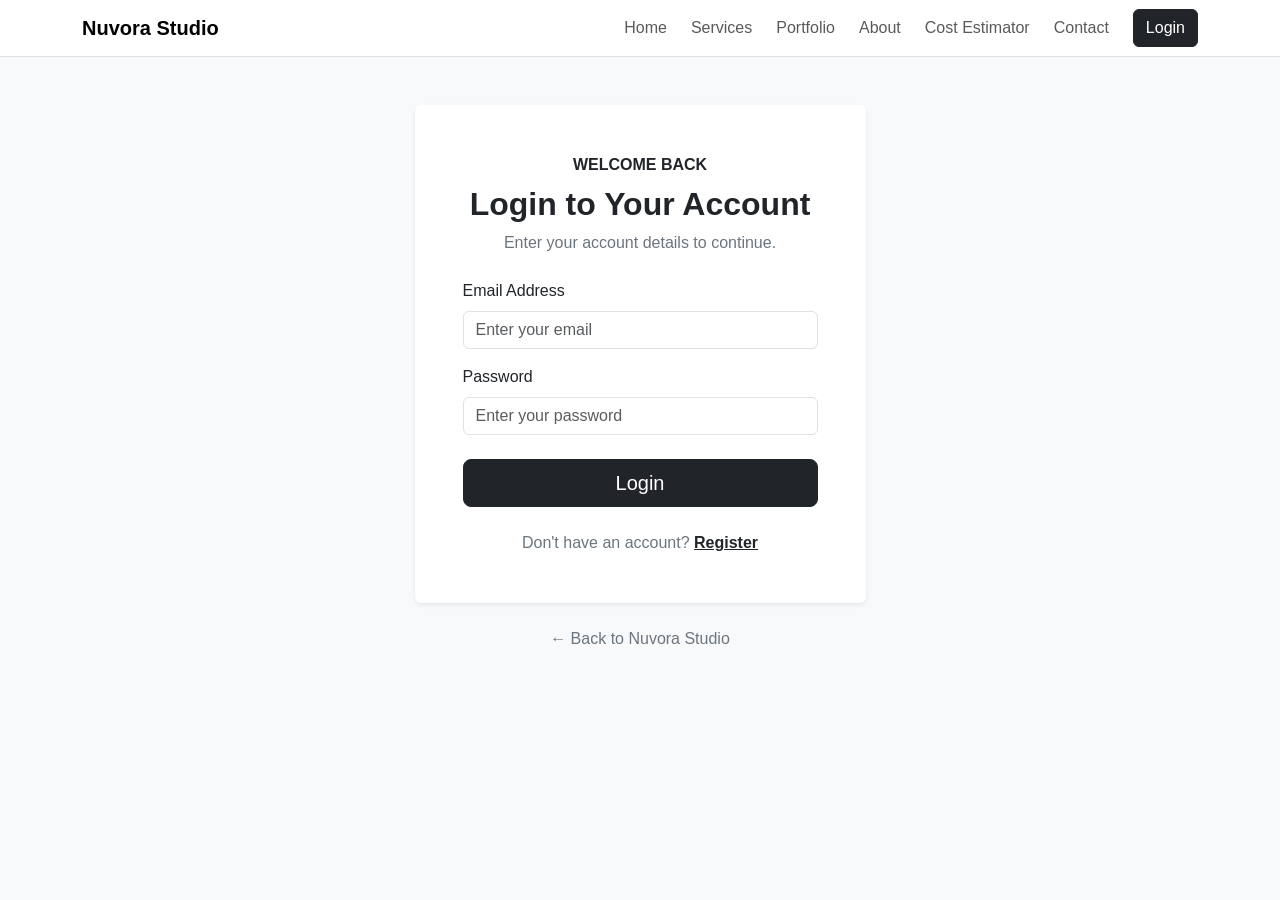
<file: pages/dashboard.html>
<!DOCTYPE html>
<html lang="en">
<head>
    <meta charset="UTF-8">
    <meta name="viewport" content="width=device-width, initial-scale=1.0">

    <title>Dashboard | Nuvora Studio</title>

    <!-- Bootstrap CSS -->
    <link
        href="https://cdn.jsdelivr.net/npm/bootstrap@5.3.8/dist/css/bootstrap.min.css"
        rel="stylesheet"
        integrity="sha384-sRIl4kxILFvY47J16cr9ZwB07vP4J8+LH7qKQnuqkuIAvNWLzeN8tE5YBujZqJLB"
        crossorigin="anonymous"
    >

    <!-- Custom CSS -->
    <link rel="stylesheet" href="../css/main.css">
</head>

<body class="bg-light">

    <!-- Dashboard Navbar -->
    <header>
        <nav class="navbar bg-white border-bottom">
            <div class="container-fluid px-4">

                <a
                    class="navbar-brand fw-bold"
                    href="../index.html"
                >
                    Nuvora Studio
                </a>

                <div class="d-flex align-items-center gap-3">

                    <span class="text-secondary d-none d-md-inline">
                        Admin Dashboard
                    </span>

                    <a
                        href="login.html"
                        class="btn btn-outline-dark btn-sm"
                        id="logoutButton"
                    >
                        Logout
                    </a>

                </div>

            </div>
        </nav>
    </header>


    <main>

        <div class="container-fluid">

            <div class="row">

                <!-- Sidebar -->
                <aside
                    class="col-lg-2 bg-white border-end min-vh-100 p-4"
                >

                    <p class="text-uppercase small fw-semibold text-secondary">
                        Menu
                    </p>

                    <nav class="nav flex-column gap-2">

                        <a
                            href="#overview"
                            class="nav-link text-dark fw-semibold px-0"
                        >
                            Dashboard
                        </a>

                        <a
                            href="#projects"
                            class="nav-link text-secondary px-0"
                        >
                            Projects
                        </a>

                        <a
                            href="../index.html"
                            class="nav-link text-secondary px-0"
                        >
                            View Website
                        </a>

                    </nav>

                </aside>


                <!-- Content -->
                <div class="col-lg-10 p-4 p-lg-5">

                    <!-- Header -->
                    <section id="overview" class="mb-5">

                        <div
                            class="d-flex flex-column flex-md-row
                            justify-content-between align-items-md-center
                            gap-3 mb-4"
                        >

                            <div>

                                <p class="text-uppercase fw-semibold mb-1">
                                    Dashboard
                                </p>

                                <h1 class="h2 fw-bold mb-1">
                                    Welcome to Nuvora Studio
                                </h1>

                                <p class="text-secondary mb-0">
                                    Manage your projects from this dashboard.
                                </p>

                            </div>

                        </div>


                        <!-- Stats -->
                        <div class="row g-4">

                            <div class="col-md-4">
                                <div class="card border-0 shadow-sm h-100">

                                    <div class="card-body p-4">

                                        <p class="text-secondary mb-2">
                                            Total Projects
                                        </p>

                                        <p
                                            class="display-6 fw-bold mb-0"
                                            id="totalProjects"
                                        >
                                            0
                                        </p>

                                    </div>

                                </div>
                            </div>


                            <div class="col-md-4">
                                <div class="card border-0 shadow-sm h-100">

                                    <div class="card-body p-4">

                                        <p class="text-secondary mb-2">
                                            Completed
                                        </p>

                                        <p
                                            class="display-6 fw-bold mb-0"
                                            id="completedProjects"
                                        >
                                            0
                                        </p>

                                    </div>

                                </div>
                            </div>


                            <div class="col-md-4">
                                <div class="card border-0 shadow-sm h-100">

                                    <div class="card-body p-4">

                                        <p class="text-secondary mb-2">
                                            In Progress
                                        </p>

                                        <p
                                            class="display-6 fw-bold mb-0"
                                            id="progressProjects"
                                        >
                                            0
                                        </p>

                                    </div>

                                </div>
                            </div>

                        </div>

                    </section>


                    <!-- Project Management -->
                    <section id="projects">

                        <div
                            class="d-flex flex-column flex-md-row
                            justify-content-between align-items-md-center
                            gap-3 mb-4"
                        >

                            <div>

                                <p class="text-uppercase fw-semibold mb-1">
                                    Project Management
                                </p>

                                <h2 class="h3 fw-bold mb-0">
                                    Projects
                                </h2>

                            </div>


                            <button
                                type="button"
                                class="btn btn-dark"
                                data-bs-toggle="modal"
                                data-bs-target="#projectModal"
                                id="addProjectButton"
                            >
                                + Add Project
                            </button>

                        </div>


                        <!-- Project Table -->
                        <div class="card border-0 shadow-sm">

                            <div class="card-body p-0">

                                <div class="table-responsive">

                                    <table
                                        class="table table-hover align-middle mb-0"
                                    >

                                        <caption class="visually-hidden">
                                            Nuvora Studio projects
                                        </caption>

                                        <thead class="table-light">

                                            <tr>
                                                <th class="p-3" scope="col">
                                                    Project
                                                </th>

                                                <th class="p-3" scope="col">
                                                    Service
                                                </th>

                                                <th class="p-3" scope="col">
                                                    Status
                                                </th>

                                                <th class="p-3" scope="col">
                                                    Description
                                                </th>

                                                <th class="p-3 text-end" scope="col">
                                                    Actions
                                                </th>
                                            </tr>

                                        </thead>


                                        <tbody id="projectTableBody"></tbody>

                                    </table>

                                </div>


                                <!-- Empty State -->
                                <div
                                    id="projectEmptyState"
                                    class="text-center p-5"
                                >

                                    <h3 class="h5 fw-bold">
                                        No Projects Yet
                                    </h3>

                                    <p class="text-secondary mb-3">
                                        Add your first project to get started.
                                    </p>

                                    <button
                                        type="button"
                                        class="btn btn-dark"
                                        data-bs-toggle="modal"
                                        data-bs-target="#projectModal"
                                    >
                                        Add Project
                                    </button>

                                </div>

                            </div>

                        </div>

                    </section>

                </div>

            </div>

        </div>

    </main>


    <!-- Add / Edit Project Modal -->
    <div
        class="modal fade"
        id="projectModal"
        tabindex="-1"
        aria-labelledby="projectModalLabel"
        aria-hidden="true"
    >

        <div class="modal-dialog modal-dialog-centered">

            <div class="modal-content">

                <div class="modal-header">

                    <h2
                        class="modal-title fs-5"
                        id="projectModalLabel"
                    >
                        Add Project
                    </h2>

                    <button
                        type="button"
                        class="btn-close"
                        data-bs-dismiss="modal"
                        aria-label="Close"
                    ></button>

                </div>


                <form id="projectForm">

                    <div class="modal-body">

                        <!-- Project ID -->
                        <input
                            type="hidden"
                            id="projectId"
                        >


                        <!-- Project Name -->
                        <div class="mb-3">

                            <label
                                for="projectName"
                                class="form-label"
                            >
                                Project Name
                            </label>

                            <input
                                type="text"
                                class="form-control"
                                id="projectName"
                                name="projectName"
                                placeholder="Enter project name"
                                required
                            >

                        </div>


                        <!-- Service -->
                        <div class="mb-3">

                            <label
                                for="projectService"
                                class="form-label"
                            >
                                Service
                            </label>

                            <select
                                class="form-select"
                                id="projectService"
                                name="projectService"
                                required
                            >

                                <option
                                    value=""
                                    selected
                                    disabled
                                >
                                    Select service
                                </option>

                                <option value="Web Development">
                                    Web Development
                                </option>

                                <option value="Landing Page">
                                    Landing Page
                                </option>

                                <option value="UI/UX Design">
                                    UI/UX Design
                                </option>

                                <option value="Website Maintenance">
                                    Website Maintenance
                                </option>

                            </select>

                        </div>


                        <!-- Status -->
                        <div class="mb-3">

                            <label
                                for="projectStatus"
                                class="form-label"
                            >
                                Status
                            </label>

                            <select
                                class="form-select"
                                id="projectStatus"
                                name="projectStatus"
                                required
                            >

                                <option value="Planning">
                                    Planning
                                </option>

                                <option value="In Progress">
                                    In Progress
                                </option>

                                <option value="Completed">
                                    Completed
                                </option>

                            </select>

                        </div>


                        <!-- Description -->
                        <div class="mb-3">

                            <label
                                for="projectDescription"
                                class="form-label"
                            >
                                Description
                            </label>

                            <textarea
                                class="form-control"
                                id="projectDescription"
                                name="projectDescription"
                                rows="4"
                                placeholder="Enter project description"
                                required
                            ></textarea>

                        </div>

                    </div>


                    <div class="modal-footer">

                        <button
                            type="button"
                            class="btn btn-outline-secondary"
                            data-bs-dismiss="modal"
                        >
                            Cancel
                        </button>

                        <button
                            type="submit"
                            class="btn btn-dark"
                        >
                            Save Project
                        </button>

                    </div>

                </form>

            </div>

        </div>

    </div>


    <!-- Bootstrap JS -->
    <script
        src="https://cdn.jsdelivr.net/npm/bootstrap@5.3.8/dist/js/bootstrap.bundle.min.js"
        integrity="sha384-FKyoEForCGlyvwx9Hj09JcYn3nv7wiPVlz7YYwJrWVcXK/BmnVDxM+D2scQbITxI"
        crossorigin="anonymous"
    ></script>

    <!-- Dashboard JS -->
    <script src="../js/dashboard.js"></script>

</body>
</html>
</file>
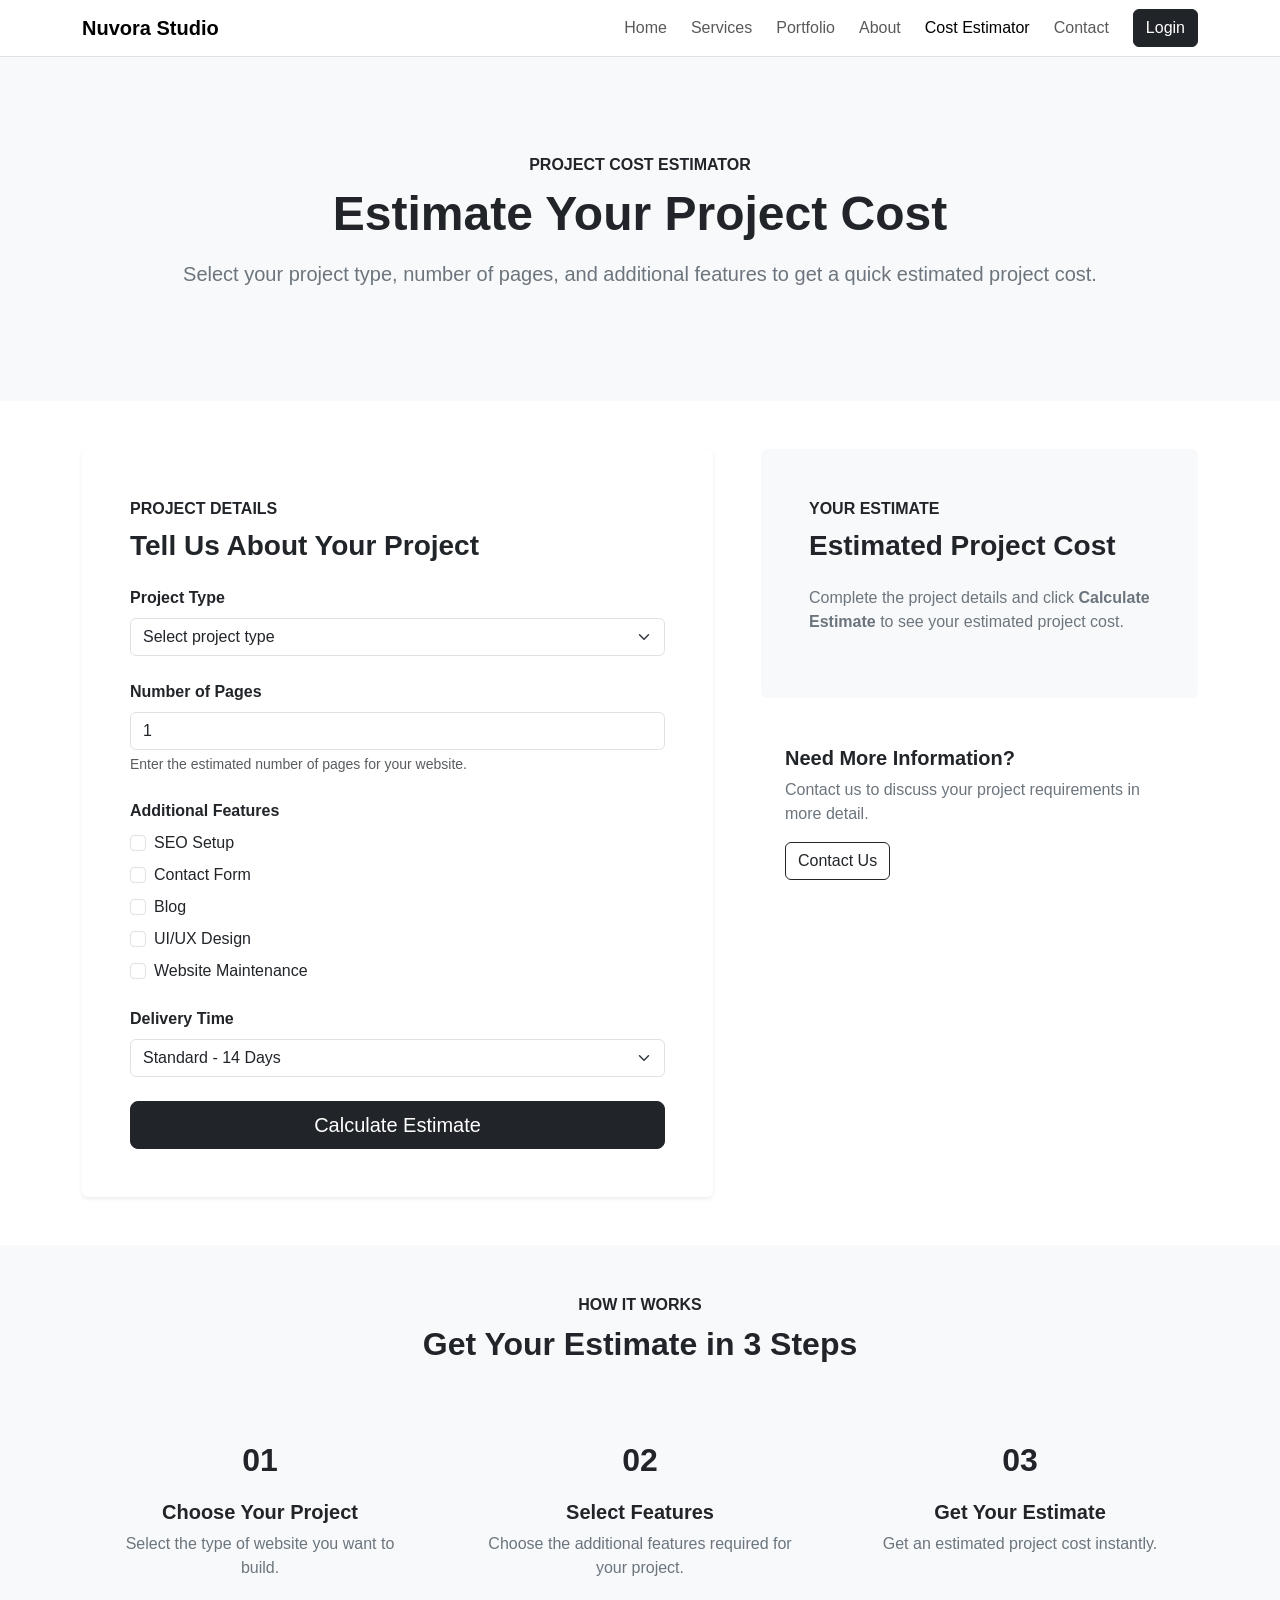
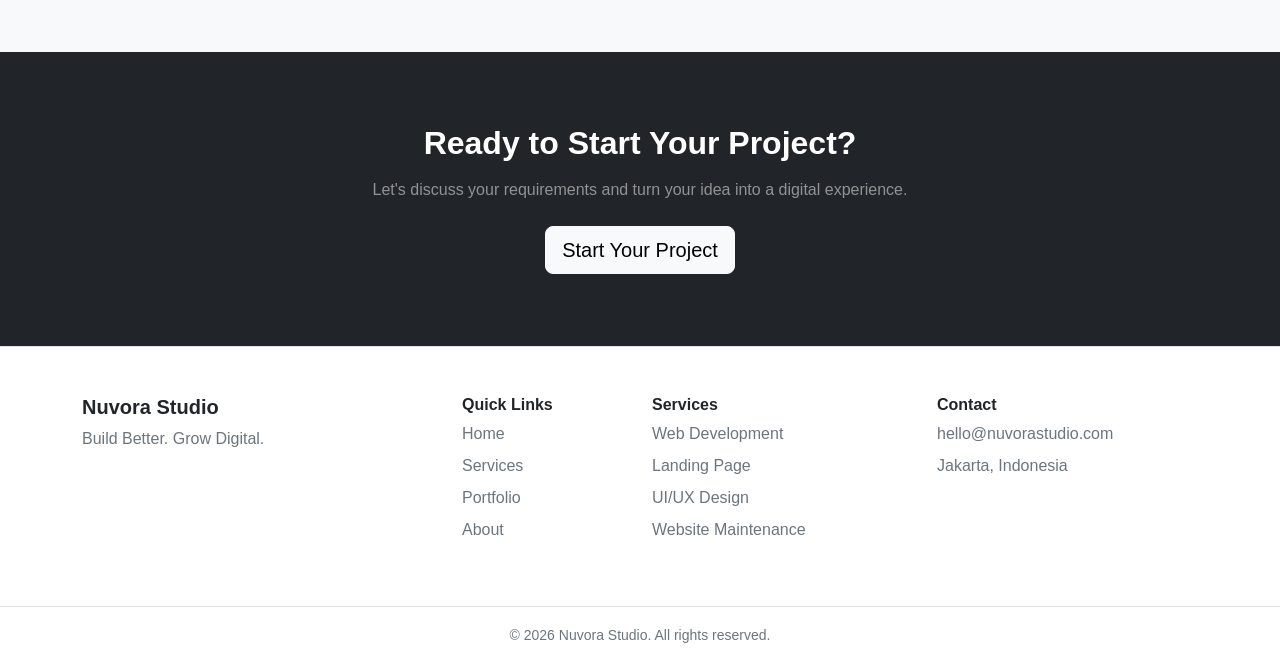
<file: pages/estimator.html>
<!DOCTYPE html>
<html lang="en">
<head>
    <meta charset="UTF-8">
    <meta name="viewport" content="width=device-width, initial-scale=1.0">

    <title>Project Cost Estimator | Nuvora Studio</title>

    <!-- Bootstrap CSS -->
    <link
        href="https://cdn.jsdelivr.net/npm/bootstrap@5.3.8/dist/css/bootstrap.min.css"
        rel="stylesheet"
        integrity="sha384-sRIl4kxILFvY47J16cr9ZwB07vP4J8+LH7qKQnuqkuIAvNWLzeN8tE5YBujZqJLB"
        crossorigin="anonymous"
    >

    <!-- Custom CSS -->
    <link rel="stylesheet" href="../css/main.css">
</head>

<body>

    <!-- Navbar -->
    <header>
        <nav class="navbar navbar-expand-lg bg-white border-bottom">
            <div class="container">

                <a class="navbar-brand fw-bold" href="../index.html">
                    Nuvora Studio
                </a>

                <button
                    class="navbar-toggler"
                    type="button"
                    data-bs-toggle="collapse"
                    data-bs-target="#navbarNav"
                    aria-controls="navbarNav"
                    aria-expanded="false"
                    aria-label="Toggle navigation"
                >
                    <span class="navbar-toggler-icon"></span>
                </button>

                <div class="collapse navbar-collapse" id="navbarNav">

                    <ul class="navbar-nav ms-auto align-items-lg-center gap-lg-2">

                        <li class="nav-item">
                            <a class="nav-link" href="../index.html">
                                Home
                            </a>
                        </li>

                        <li class="nav-item">
                            <a class="nav-link" href="services.html">
                                Services
                            </a>
                        </li>

                        <li class="nav-item">
                            <a class="nav-link" href="portfolio.html">
                                Portfolio
                            </a>
                        </li>

                        <li class="nav-item">
                            <a class="nav-link" href="about.html">
                                About
                            </a>
                        </li>

                        <li class="nav-item">
                            <a
                                class="nav-link active"
                                aria-current="page"
                                href="estimator.html"
                            >
                                Cost Estimator
                            </a>
                        </li>

                        <li class="nav-item">
                            <a class="nav-link" href="contact.html">
                                Contact
                            </a>
                        </li>

                        <li class="nav-item ms-lg-2">
                            <a class="btn btn-dark" href="login.html">
                                Login
                            </a>
                        </li>

                    </ul>

                </div>
            </div>
        </nav>
    </header>


    <main>

        <!-- Page Header -->
        <section class="py-5 bg-light">
            <div class="container py-lg-5 text-center">

                <p class="text-uppercase fw-semibold mb-2">
                    Project Cost Estimator
                </p>

                <h1 class="display-5 fw-bold mb-3">
                    Estimate Your Project Cost
                </h1>

                <p class="lead text-secondary mx-auto">
                    Select your project type, number of pages,
                    and additional features to get a quick
                    estimated project cost.
                </p>

            </div>
        </section>


        <!-- Estimator -->
        <section class="py-5 bg-white">
            <div class="container">

                <div class="row g-5">

                    <!-- Estimator Form -->
                    <div class="col-lg-7">

                        <div class="card border-0 shadow-sm">

                            <div class="card-body p-4 p-lg-5">

                                <p class="text-uppercase fw-semibold mb-2">
                                    Project Details
                                </p>

                                <h2 class="h3 fw-bold mb-4">
                                    Tell Us About Your Project
                                </h2>


                                <form id="estimatorForm">

                                    <!-- Project Type -->
                                    <div class="mb-4">

                                        <label
                                            for="projectType"
                                            class="form-label fw-semibold"
                                        >
                                            Project Type
                                        </label>

                                        <select
                                            class="form-select"
                                            id="projectType"
                                            name="projectType"
                                            required
                                        >
                                            <option value="" selected disabled>
                                                Select project type
                                            </option>

                                            <option value="landing-page">
                                                Landing Page
                                            </option>

                                            <option value="company-profile">
                                                Company Profile
                                            </option>

                                            <option value="portfolio">
                                                Portfolio Website
                                            </option>

                                            <option value="ecommerce">
                                                E-Commerce Website
                                            </option>
                                        </select>

                                    </div>


                                    <!-- Number of Pages -->
                                    <div class="mb-4">

                                        <label
                                            for="numberOfPages"
                                            class="form-label fw-semibold"
                                        >
                                            Number of Pages
                                        </label>

                                        <input
                                            type="number"
                                            class="form-control"
                                            id="numberOfPages"
                                            name="numberOfPages"
                                            min="1"
                                            max="30"
                                            value="1"
                                            required
                                        >

                                        <div class="form-text">
                                            Enter the estimated number of pages
                                            for your website.
                                        </div>

                                    </div>


                                    <!-- Additional Features -->
                                    <div class="mb-4">

                                        <p class="form-label fw-semibold">
                                            Additional Features
                                        </p>


                                        <div class="form-check mb-2">

                                            <input
                                                class="form-check-input"
                                                type="checkbox"
                                                id="seo"
                                                name="features"
                                                value="seo"
                                            >

                                            <label
                                                class="form-check-label"
                                                for="seo"
                                            >
                                                SEO Setup
                                            </label>

                                        </div>


                                        <div class="form-check mb-2">

                                            <input
                                                class="form-check-input"
                                                type="checkbox"
                                                id="contactForm"
                                                name="features"
                                                value="contact-form"
                                            >

                                            <label
                                                class="form-check-label"
                                                for="contactForm"
                                            >
                                                Contact Form
                                            </label>

                                        </div>


                                        <div class="form-check mb-2">

                                            <input
                                                class="form-check-input"
                                                type="checkbox"
                                                id="blog"
                                                name="features"
                                                value="blog"
                                            >

                                            <label
                                                class="form-check-label"
                                                for="blog"
                                            >
                                                Blog
                                            </label>

                                        </div>


                                        <div class="form-check mb-2">

                                            <input
                                                class="form-check-input"
                                                type="checkbox"
                                                id="uiux"
                                                name="features"
                                                value="uiux"
                                            >

                                            <label
                                                class="form-check-label"
                                                for="uiux"
                                            >
                                                UI/UX Design
                                            </label>

                                        </div>


                                        <div class="form-check">

                                            <input
                                                class="form-check-input"
                                                type="checkbox"
                                                id="maintenance"
                                                name="features"
                                                value="maintenance"
                                            >

                                            <label
                                                class="form-check-label"
                                                for="maintenance"
                                            >
                                                Website Maintenance
                                            </label>

                                        </div>

                                    </div>


                                    <!-- Delivery -->
                                    <div class="mb-4">

                                        <label
                                            for="delivery"
                                            class="form-label fw-semibold"
                                        >
                                            Delivery Time
                                        </label>

                                        <select
                                            class="form-select"
                                            id="delivery"
                                            name="delivery"
                                            required
                                        >
                                            <option value="standard">
                                                Standard - 14 Days
                                            </option>

                                            <option value="priority">
                                                Priority - 7 Days
                                            </option>

                                            <option value="express">
                                                Express - 3 Days
                                            </option>
                                        </select>

                                    </div>


                                    <!-- Calculate Button -->
                                    <button
                                        type="submit"
                                        class="btn btn-dark btn-lg w-100"
                                    >
                                        Calculate Estimate
                                    </button>

                                </form>

                            </div>

                        </div>

                    </div>


                    <!-- Estimate Result -->
                    <div class="col-lg-5">

                        <div class="card border-0 bg-light">

                            <div class="card-body p-4 p-lg-5">

                                <p class="text-uppercase fw-semibold mb-2">
                                    Your Estimate
                                </p>

                                <h2 class="h3 fw-bold mb-4">
                                    Estimated Project Cost
                                </h2>


                                <!-- Empty State -->
                                <div id="estimateEmpty">

                                    <p class="text-secondary">
                                        Complete the project details
                                        and click
                                        <strong>Calculate Estimate</strong>
                                        to see your estimated project cost.
                                    </p>

                                </div>


                                <!-- Result -->
                                <div
                                    id="estimateResult"
                                    class="d-none"
                                >

                                    <p class="text-secondary mb-2">
                                        Estimated Cost
                                    </p>

                                    <p
                                        id="estimatedPrice"
                                        class="display-6 fw-bold mb-4"
                                    >
                                        Rp0
                                    </p>


                                    <hr>


                                    <div class="d-flex justify-content-between mb-2">

                                        <span class="text-secondary">
                                            Project Type
                                        </span>

                                        <span
                                            id="resultProjectType"
                                            class="fw-semibold"
                                        >
                                            -
                                        </span>

                                    </div>


                                    <div class="d-flex justify-content-between mb-2">

                                        <span class="text-secondary">
                                            Number of Pages
                                        </span>

                                        <span
                                            id="resultPages"
                                            class="fw-semibold"
                                        >
                                            -
                                        </span>

                                    </div>


                                    <div class="d-flex justify-content-between mb-4">

                                        <span class="text-secondary">
                                            Delivery
                                        </span>

                                        <span
                                            id="resultDelivery"
                                            class="fw-semibold"
                                        >
                                            -
                                        </span>

                                    </div>


                                    <p class="small text-secondary mb-0">
                                        This price is an estimate and may
                                        change depending on the final
                                        project requirements.
                                    </p>

                                </div>

                            </div>

                        </div>


                        <!-- Help -->
                        <div class="card border-0 mt-4">

                            <div class="card-body p-4">

                                <h3 class="h5 fw-bold">
                                    Need More Information?
                                </h3>

                                <p class="text-secondary">
                                    Contact us to discuss your project
                                    requirements in more detail.
                                </p>

                                <a
                                    href="contact.html"
                                    class="btn btn-outline-dark"
                                >
                                    Contact Us
                                </a>

                            </div>

                        </div>

                    </div>

                </div>

            </div>
        </section>


        <!-- How It Works -->
        <section class="py-5 bg-light">
            <div class="container">

                <div class="text-center mb-5">

                    <p class="text-uppercase fw-semibold mb-2">
                        How It Works
                    </p>

                    <h2 class="fw-bold">
                        Get Your Estimate in 3 Steps
                    </h2>

                </div>


                <div class="row g-4 text-center">

                    <div class="col-md-4">

                        <div class="p-4">

                            <div class="fs-2 fw-bold mb-3">
                                01
                            </div>

                            <h3 class="h5 fw-bold">
                                Choose Your Project
                            </h3>

                            <p class="text-secondary mb-0">
                                Select the type of website
                                you want to build.
                            </p>

                        </div>

                    </div>


                    <div class="col-md-4">

                        <div class="p-4">

                            <div class="fs-2 fw-bold mb-3">
                                02
                            </div>

                            <h3 class="h5 fw-bold">
                                Select Features
                            </h3>

                            <p class="text-secondary mb-0">
                                Choose the additional features
                                required for your project.
                            </p>

                        </div>

                    </div>


                    <div class="col-md-4">

                        <div class="p-4">

                            <div class="fs-2 fw-bold mb-3">
                                03
                            </div>

                            <h3 class="h5 fw-bold">
                                Get Your Estimate
                            </h3>

                            <p class="text-secondary mb-0">
                                Get an estimated project cost
                                instantly.
                            </p>

                        </div>

                    </div>

                </div>

            </div>
        </section>


        <!-- CTA -->
        <section class="py-5 bg-dark text-white">
            <div class="container">

                <div class="text-center py-4">

                    <h2 class="fw-bold mb-3">
                        Ready to Start Your Project?
                    </h2>

                    <p class="text-white-50 mb-4">
                        Let's discuss your requirements and
                        turn your idea into a digital experience.
                    </p>

                    <a
                        href="contact.html"
                        class="btn btn-light btn-lg"
                    >
                        Start Your Project
                    </a>

                </div>

            </div>
        </section>

    </main>


    <!-- Footer -->
    <footer class="bg-white border-top">

        <div class="container py-5">

            <div class="row g-4">

                <!-- Company -->
                <div class="col-md-6 col-lg-4">

                    <h3 class="h5 fw-bold">
                        Nuvora Studio
                    </h3>

                    <p class="text-secondary mb-0">
                        Build Better. Grow Digital.
                    </p>

                </div>


                <!-- Quick Links -->
                <div class="col-6 col-md-3 col-lg-2">

                    <h4 class="h6 fw-bold">
                        Quick Links
                    </h4>

                    <ul class="list-unstyled">

                        <li class="mb-2">
                            <a
                                href="../index.html"
                                class="text-secondary text-decoration-none"
                            >
                                Home
                            </a>
                        </li>

                        <li class="mb-2">
                            <a
                                href="services.html"
                                class="text-secondary text-decoration-none"
                            >
                                Services
                            </a>
                        </li>

                        <li class="mb-2">
                            <a
                                href="portfolio.html"
                                class="text-secondary text-decoration-none"
                            >
                                Portfolio
                            </a>
                        </li>

                        <li>
                            <a
                                href="about.html"
                                class="text-secondary text-decoration-none"
                            >
                                About
                            </a>
                        </li>

                    </ul>

                </div>


                <!-- Services -->
                <div class="col-6 col-md-3 col-lg-3">

                    <h4 class="h6 fw-bold">
                        Services
                    </h4>

                    <ul class="list-unstyled text-secondary">

                        <li class="mb-2">
                            Web Development
                        </li>

                        <li class="mb-2">
                            Landing Page
                        </li>

                        <li class="mb-2">
                            UI/UX Design
                        </li>

                        <li>
                            Website Maintenance
                        </li>

                    </ul>

                </div>


                <!-- Contact -->
                <div class="col-md-6 col-lg-3">

                    <h4 class="h6 fw-bold">
                        Contact
                    </h4>

                    <ul class="list-unstyled text-secondary">

                        <li class="mb-2">
                            hello@nuvorastudio.com
                        </li>

                        <li>
                            Jakarta, Indonesia
                        </li>

                    </ul>

                </div>

            </div>

        </div>


        <!-- Copyright -->
        <div class="border-top">

            <div class="container py-3 text-center">

                <small class="text-secondary">
                    © 2026 Nuvora Studio. All rights reserved.
                </small>

            </div>

        </div>

    </footer>


    <!-- Bootstrap JS -->
    <script
        src="https://cdn.jsdelivr.net/npm/bootstrap@5.3.8/dist/js/bootstrap.bundle.min.js"
        integrity="sha384-FKyoEForCGlyvwx9Hj09JcYn3nv7wiPVlz7YYwJrWVcXK/BmnVDxM+D2scQbITxI"
        crossorigin="anonymous"
    ></script>

    <!-- Estimator JS -->
    <script src="../js/estimator.js"></script>

</body>
</html>
</file>
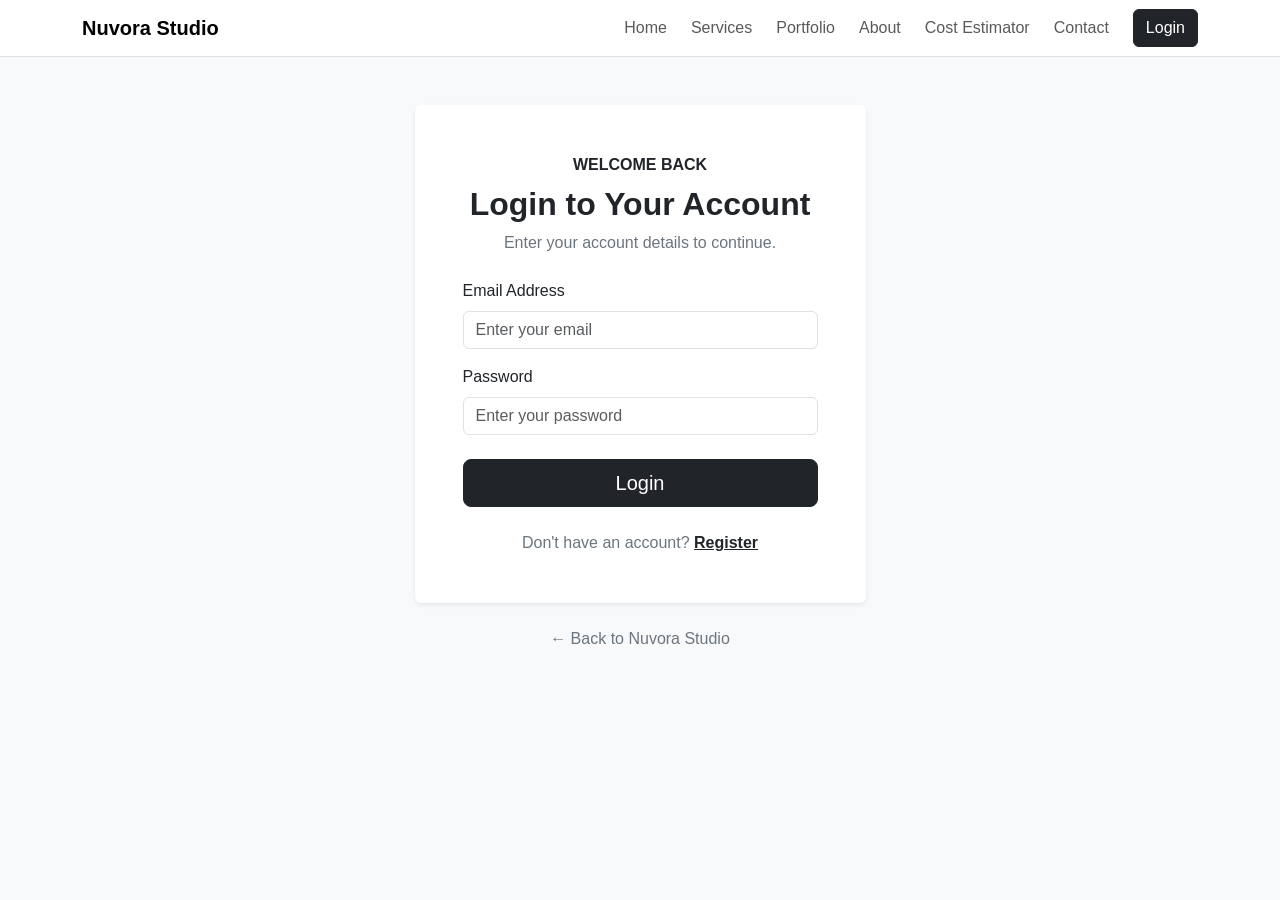
<file: pages/login.html>
<!DOCTYPE html>
<html lang="en">
<head>
    <meta charset="UTF-8">
    <meta name="viewport" content="width=device-width, initial-scale=1.0">

    <title>Login | Nuvora Studio</title>

    <!-- Bootstrap CSS -->
    <link
        href="https://cdn.jsdelivr.net/npm/bootstrap@5.3.8/dist/css/bootstrap.min.css"
        rel="stylesheet"
        integrity="sha384-sRIl4kxILFvY47J16cr9ZwB07vP4J8+LH7qKQnuqkuIAvNWLzeN8tE5YBujZqJLB"
        crossorigin="anonymous"
    >

    <!-- Custom CSS -->
    <link rel="stylesheet" href="../css/main.css">
</head>

<body class="bg-light">

    <!-- Navbar -->
    <header>
        <nav class="navbar navbar-expand-lg bg-white border-bottom">
            <div class="container">

                <a class="navbar-brand fw-bold" href="../index.html">
                    Nuvora Studio
                </a>

                <button
                    class="navbar-toggler"
                    type="button"
                    data-bs-toggle="collapse"
                    data-bs-target="#navbarNav"
                    aria-controls="navbarNav"
                    aria-expanded="false"
                    aria-label="Toggle navigation"
                >
                    <span class="navbar-toggler-icon"></span>
                </button>

                <div class="collapse navbar-collapse" id="navbarNav">

                    <ul class="navbar-nav ms-auto align-items-lg-center gap-lg-2">

                        <li class="nav-item">
                            <a class="nav-link" href="../index.html">
                                Home
                            </a>
                        </li>

                        <li class="nav-item">
                            <a class="nav-link" href="services.html">
                                Services
                            </a>
                        </li>

                        <li class="nav-item">
                            <a class="nav-link" href="portfolio.html">
                                Portfolio
                            </a>
                        </li>

                        <li class="nav-item">
                            <a class="nav-link" href="about.html">
                                About
                            </a>
                        </li>

                        <li class="nav-item">
                            <a class="nav-link" href="estimator.html">
                                Cost Estimator
                            </a>
                        </li>

                        <li class="nav-item">
                            <a class="nav-link" href="contact.html">
                                Contact
                            </a>
                        </li>

                        <li class="nav-item ms-lg-2">
                            <a
                                class="btn btn-dark"
                                href="login.html"
                                aria-current="page"
                            >
                                Login
                            </a>
                        </li>

                    </ul>

                </div>
            </div>
        </nav>
    </header>


    <main>

        <!-- Login -->
        <section class="py-5">
            <div class="container">

                <div class="row justify-content-center">
                    <div class="col-md-8 col-lg-5">

                        <div class="card border-0 shadow-sm">

                            <div class="card-body p-4 p-lg-5">

                                <div class="text-center mb-4">

                                    <p class="text-uppercase fw-semibold mb-2">
                                        Welcome Back
                                    </p>

                                    <h1 class="h2 fw-bold">
                                        Login to Your Account
                                    </h1>

                                    <p class="text-secondary mb-0">
                                        Enter your account details to continue.
                                    </p>

                                </div>


                                <form id="loginForm">

                                    <!-- Email -->
                                    <div class="mb-3">

                                        <label
                                            for="loginEmail"
                                            class="form-label"
                                        >
                                            Email Address
                                        </label>

                                        <input
                                            type="email"
                                            class="form-control"
                                            id="loginEmail"
                                            name="email"
                                            autocomplete="email"
                                            placeholder="Enter your email"
                                            required
                                        >

                                    </div>


                                    <!-- Password -->
                                    <div class="mb-4">

                                        <label
                                            for="loginPassword"
                                            class="form-label"
                                        >
                                            Password
                                        </label>

                                        <input
                                            type="password"
                                            class="form-control"
                                            id="loginPassword"
                                            name="password"
                                            autocomplete="current-password"
                                            placeholder="Enter your password"
                                            required
                                        >

                                    </div>


                                    <!-- Message -->
                                    <div
                                        id="loginMessage"
                                        class="alert d-none"
                                        role="alert"
                                        aria-live="polite"
                                    ></div>


                                    <!-- Submit -->
                                    <button
                                        type="submit"
                                        class="btn btn-dark btn-lg w-100"
                                    >
                                        Login
                                    </button>

                                </form>


                                <p class="text-center text-secondary mt-4 mb-0">
                                    Don't have an account?

                                    <a
                                        href="register.html"
                                        class="fw-semibold text-dark"
                                    >
                                        Register
                                    </a>
                                </p>

                            </div>

                        </div>


                        <p class="text-center mt-4 mb-0">

                            <a
                                href="../index.html"
                                class="text-secondary text-decoration-none"
                            >
                                ← Back to Nuvora Studio
                            </a>

                        </p>

                    </div>
                </div>

            </div>
        </section>

    </main>


    <!-- Bootstrap JS -->
    <script
        src="https://cdn.jsdelivr.net/npm/bootstrap@5.3.8/dist/js/bootstrap.bundle.min.js"
        integrity="sha384-FKyoEForCGlyvwx9Hj09JcYn3nv7wiPVlz7YYwJrWVcXK/BmnVDxM+D2scQbITxI"
        crossorigin="anonymous"
    ></script>

    <!-- Login JS -->
    <script src="../js/login.js"></script>

</body>
</html>
</file>
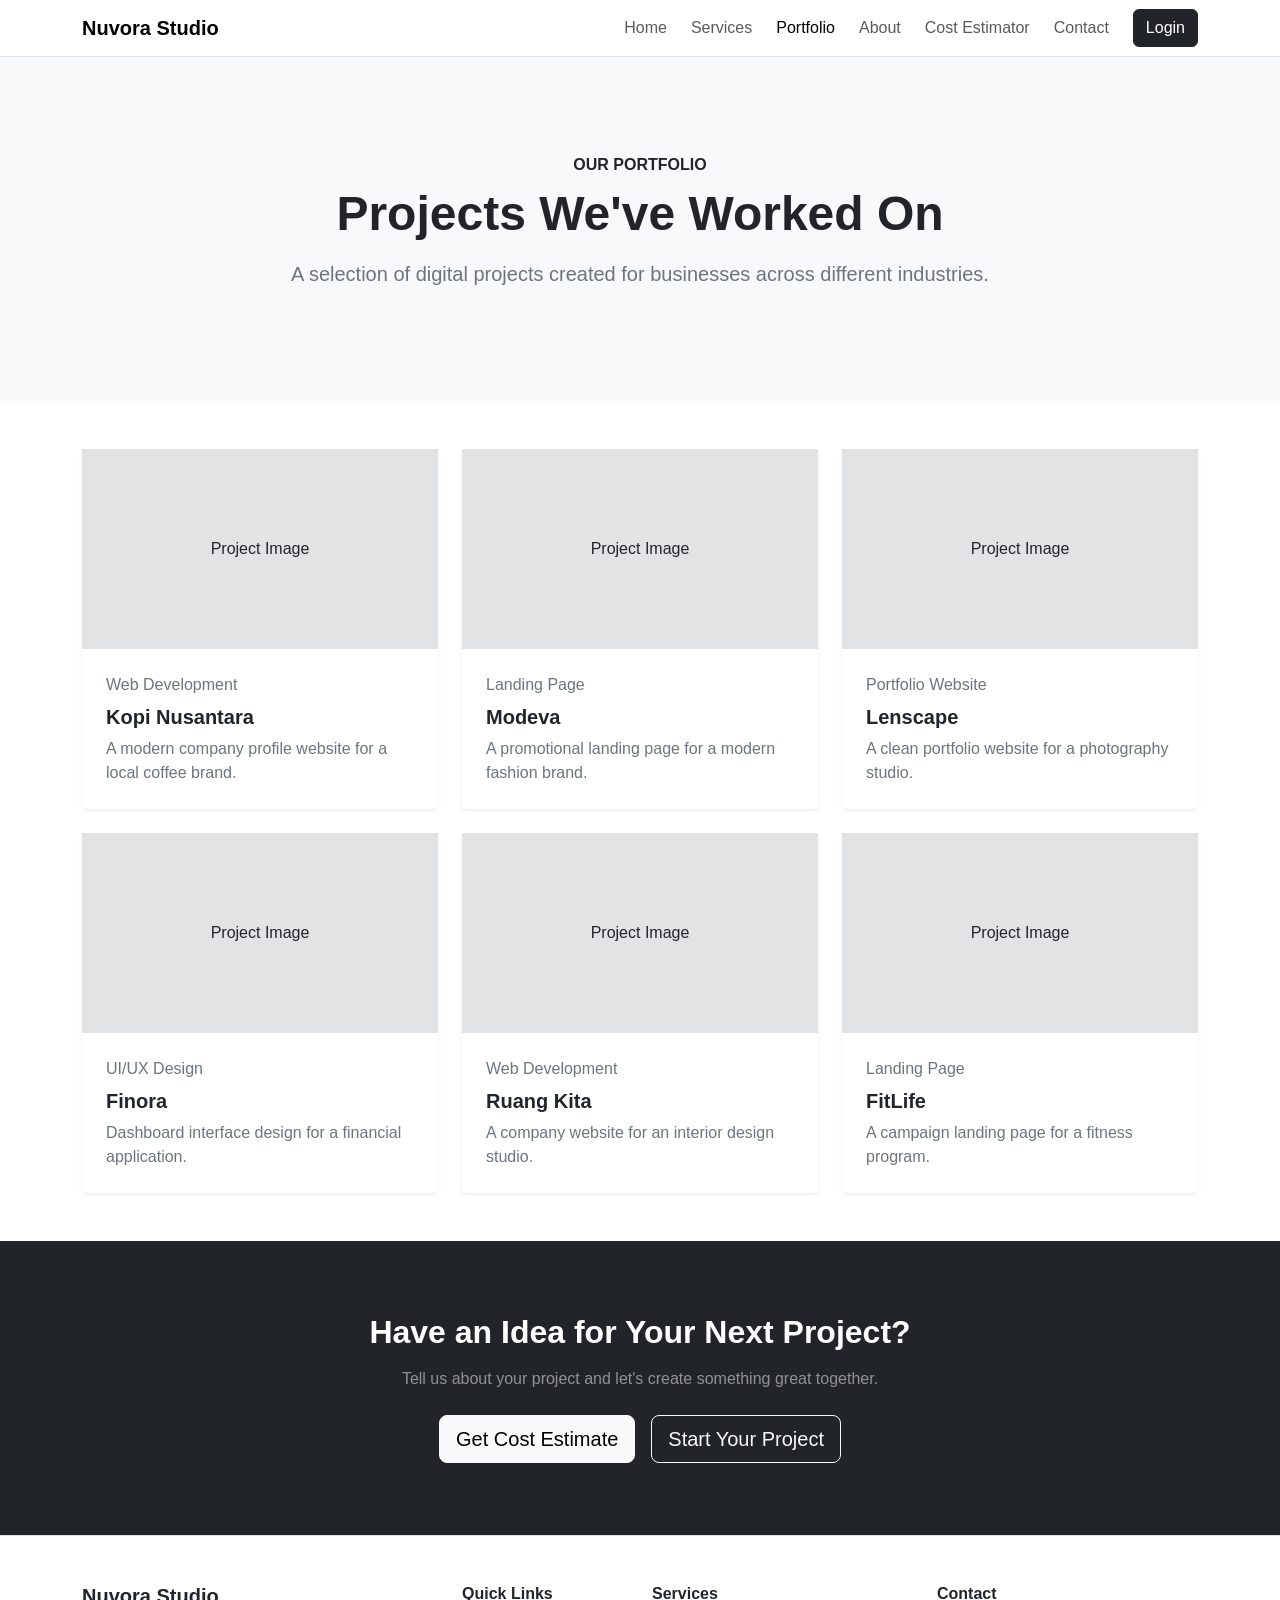
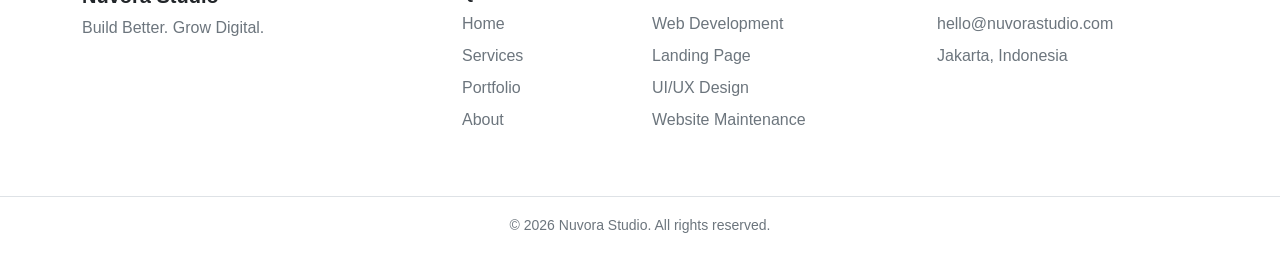
<file: pages/portfolio.html>
<!DOCTYPE html>
<html lang="en">
<head>
    <meta charset="UTF-8">
    <meta name="viewport" content="width=device-width, initial-scale=1.0">

    <title>Portfolio | Nuvora Studio</title>

    <!-- Bootstrap CSS -->
    <link
        href="https://cdn.jsdelivr.net/npm/bootstrap@5.3.8/dist/css/bootstrap.min.css"
        rel="stylesheet"
        integrity="sha384-sRIl4kxILFvY47J16cr9ZwB07vP4J8+LH7qKQnuqkuIAvNWLzeN8tE5YBujZqJLB"
        crossorigin="anonymous"
    >

    <!-- Custom CSS -->
    <link rel="stylesheet" href="../css/main.css">
</head>

<body>

    <!-- Navbar -->
    <header>
        <nav class="navbar navbar-expand-lg bg-white border-bottom">
            <div class="container">

                <a class="navbar-brand fw-bold" href="../index.html">
                    Nuvora Studio
                </a>

                <button
                    class="navbar-toggler"
                    type="button"
                    data-bs-toggle="collapse"
                    data-bs-target="#navbarNav"
                    aria-controls="navbarNav"
                    aria-expanded="false"
                    aria-label="Toggle navigation"
                >
                    <span class="navbar-toggler-icon"></span>
                </button>

                <div class="collapse navbar-collapse" id="navbarNav">

                    <ul class="navbar-nav ms-auto align-items-lg-center gap-lg-2">

                        <li class="nav-item">
                            <a class="nav-link" href="../index.html">
                                Home
                            </a>
                        </li>

                        <li class="nav-item">
                            <a class="nav-link" href="services.html">
                                Services
                            </a>
                        </li>

                        <li class="nav-item">
                            <a
                                class="nav-link active"
                                aria-current="page"
                                href="portfolio.html"
                            >
                                Portfolio
                            </a>
                        </li>

                        <li class="nav-item">
                            <a class="nav-link" href="about.html">
                                About
                            </a>
                        </li>

                        <li class="nav-item">
                            <a class="nav-link" href="estimator.html">
                                Cost Estimator
                            </a>
                        </li>

                        <li class="nav-item">
                            <a class="nav-link" href="contact.html">
                                Contact
                            </a>
                        </li>

                        <li class="nav-item ms-lg-2">
                            <a class="btn btn-dark" href="login.html">
                                Login
                            </a>
                        </li>

                    </ul>

                </div>
            </div>
        </nav>
    </header>


    <main>

        <!-- Page Header -->
        <section class="py-5 bg-light">
            <div class="container py-lg-5 text-center">

                <p class="text-uppercase fw-semibold mb-2">
                    Our Portfolio
                </p>

                <h1 class="display-5 fw-bold mb-3">
                    Projects We've Worked On
                </h1>

                <p class="lead text-secondary mx-auto">
                    A selection of digital projects created
                    for businesses across different industries.
                </p>

            </div>
        </section>


        <!-- Portfolio Projects -->
        <section class="py-5 bg-white">
            <div class="container">

                <div class="row g-4">

                    <!-- Project 1 -->
                    <div class="col-md-6 col-lg-4">
                        <article class="card h-100 border-0 shadow-sm">

                            <div class="ratio ratio-16x9 bg-secondary-subtle">
                                <div
                                    class="d-flex align-items-center justify-content-center"
                                >
                                    Project Image
                                </div>
                            </div>

                            <div class="card-body p-4">

                                <p class="text-secondary mb-2">
                                    Web Development
                                </p>

                                <h2 class="h5 fw-bold">
                                    Kopi Nusantara
                                </h2>

                                <p class="text-secondary mb-0">
                                    A modern company profile website
                                    for a local coffee brand.
                                </p>

                            </div>

                        </article>
                    </div>


                    <!-- Project 2 -->
                    <div class="col-md-6 col-lg-4">
                        <article class="card h-100 border-0 shadow-sm">

                            <div class="ratio ratio-16x9 bg-secondary-subtle">
                                <div
                                    class="d-flex align-items-center justify-content-center"
                                >
                                    Project Image
                                </div>
                            </div>

                            <div class="card-body p-4">

                                <p class="text-secondary mb-2">
                                    Landing Page
                                </p>

                                <h2 class="h5 fw-bold">
                                    Modeva
                                </h2>

                                <p class="text-secondary mb-0">
                                    A promotional landing page
                                    for a modern fashion brand.
                                </p>

                            </div>

                        </article>
                    </div>


                    <!-- Project 3 -->
                    <div class="col-md-6 col-lg-4">
                        <article class="card h-100 border-0 shadow-sm">

                            <div class="ratio ratio-16x9 bg-secondary-subtle">
                                <div
                                    class="d-flex align-items-center justify-content-center"
                                >
                                    Project Image
                                </div>
                            </div>

                            <div class="card-body p-4">

                                <p class="text-secondary mb-2">
                                    Portfolio Website
                                </p>

                                <h2 class="h5 fw-bold">
                                    Lenscape
                                </h2>

                                <p class="text-secondary mb-0">
                                    A clean portfolio website
                                    for a photography studio.
                                </p>

                            </div>

                        </article>
                    </div>


                    <!-- Project 4 -->
                    <div class="col-md-6 col-lg-4">
                        <article class="card h-100 border-0 shadow-sm">

                            <div class="ratio ratio-16x9 bg-secondary-subtle">
                                <div
                                    class="d-flex align-items-center justify-content-center"
                                >
                                    Project Image
                                </div>
                            </div>

                            <div class="card-body p-4">

                                <p class="text-secondary mb-2">
                                    UI/UX Design
                                </p>

                                <h2 class="h5 fw-bold">
                                    Finora
                                </h2>

                                <p class="text-secondary mb-0">
                                    Dashboard interface design
                                    for a financial application.
                                </p>

                            </div>

                        </article>
                    </div>


                    <!-- Project 5 -->
                    <div class="col-md-6 col-lg-4">
                        <article class="card h-100 border-0 shadow-sm">

                            <div class="ratio ratio-16x9 bg-secondary-subtle">
                                <div
                                    class="d-flex align-items-center justify-content-center"
                                >
                                    Project Image
                                </div>
                            </div>

                            <div class="card-body p-4">

                                <p class="text-secondary mb-2">
                                    Web Development
                                </p>

                                <h2 class="h5 fw-bold">
                                    Ruang Kita
                                </h2>

                                <p class="text-secondary mb-0">
                                    A company website for
                                    an interior design studio.
                                </p>

                            </div>

                        </article>
                    </div>


                    <!-- Project 6 -->
                    <div class="col-md-6 col-lg-4">
                        <article class="card h-100 border-0 shadow-sm">

                            <div class="ratio ratio-16x9 bg-secondary-subtle">
                                <div
                                    class="d-flex align-items-center justify-content-center"
                                >
                                    Project Image
                                </div>
                            </div>

                            <div class="card-body p-4">

                                <p class="text-secondary mb-2">
                                    Landing Page
                                </p>

                                <h2 class="h5 fw-bold">
                                    FitLife
                                </h2>

                                <p class="text-secondary mb-0">
                                    A campaign landing page
                                    for a fitness program.
                                </p>

                            </div>

                        </article>
                    </div>

                </div>

            </div>
        </section>


        <!-- CTA -->
        <section class="py-5 bg-dark text-white">
            <div class="container">

                <div class="text-center py-4">

                    <h2 class="fw-bold mb-3">
                        Have an Idea for Your Next Project?
                    </h2>

                    <p class="text-white-50 mb-4">
                        Tell us about your project and let's
                        create something great together.
                    </p>

                    <div
                        class="d-flex justify-content-center gap-3 flex-wrap"
                    >
                        <a
                            href="estimator.html"
                            class="btn btn-light btn-lg"
                        >
                            Get Cost Estimate
                        </a>

                        <a
                            href="contact.html"
                            class="btn btn-outline-light btn-lg"
                        >
                            Start Your Project
                        </a>
                    </div>

                </div>

            </div>
        </section>

    </main>


    <!-- Footer -->
    <footer class="bg-white border-top">

        <div class="container py-5">

            <div class="row g-4">

                <div class="col-md-6 col-lg-4">

                    <h3 class="h5 fw-bold">
                        Nuvora Studio
                    </h3>

                    <p class="text-secondary mb-0">
                        Build Better. Grow Digital.
                    </p>

                </div>


                <div class="col-6 col-md-3 col-lg-2">

                    <h4 class="h6 fw-bold">
                        Quick Links
                    </h4>

                    <ul class="list-unstyled">

                        <li class="mb-2">
                            <a
                                href="../index.html"
                                class="text-secondary text-decoration-none"
                            >
                                Home
                            </a>
                        </li>

                        <li class="mb-2">
                            <a
                                href="services.html"
                                class="text-secondary text-decoration-none"
                            >
                                Services
                            </a>
                        </li>

                        <li class="mb-2">
                            <a
                                href="portfolio.html"
                                class="text-secondary text-decoration-none"
                            >
                                Portfolio
                            </a>
                        </li>

                        <li>
                            <a
                                href="about.html"
                                class="text-secondary text-decoration-none"
                            >
                                About
                            </a>
                        </li>

                    </ul>

                </div>


                <div class="col-6 col-md-3 col-lg-3">

                    <h4 class="h6 fw-bold">
                        Services
                    </h4>

                    <ul class="list-unstyled text-secondary">

                        <li class="mb-2">
                            Web Development
                        </li>

                        <li class="mb-2">
                            Landing Page
                        </li>

                        <li class="mb-2">
                            UI/UX Design
                        </li>

                        <li>
                            Website Maintenance
                        </li>

                    </ul>

                </div>


                <div class="col-md-6 col-lg-3">

                    <h4 class="h6 fw-bold">
                        Contact
                    </h4>

                    <ul class="list-unstyled text-secondary">

                        <li class="mb-2">
                            hello@nuvorastudio.com
                        </li>

                        <li>
                            Jakarta, Indonesia
                        </li>

                    </ul>

                </div>

            </div>

        </div>


        <div class="border-top">
            <div class="container py-3 text-center">

                <small class="text-secondary">
                    © 2026 Nuvora Studio. All rights reserved.
                </small>

            </div>
        </div>

    </footer>


    <!-- Bootstrap JS -->
    <script
        src="https://cdn.jsdelivr.net/npm/bootstrap@5.3.8/dist/js/bootstrap.bundle.min.js"
        integrity="sha384-FKyoEForCGlyvwx9Hj09JcYn3nv7wiPVlz7YYwJrWVcXK/BmnVDxM+D2scQbITxI"
        crossorigin="anonymous"
    ></script>


</body>
</html>
</file>
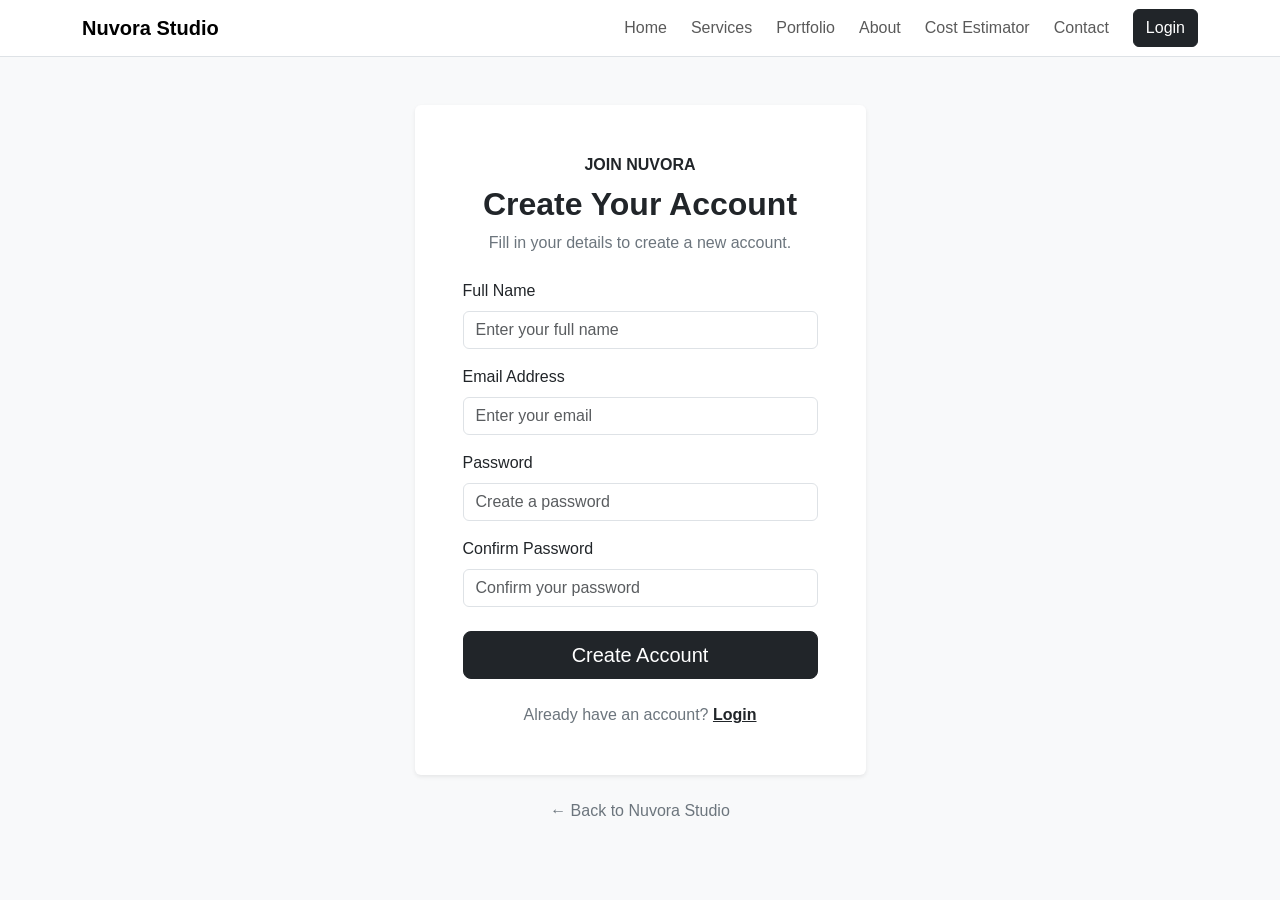
<file: pages/register.html>
<!DOCTYPE html>
<html lang="en">
<head>
    <meta charset="UTF-8">
    <meta name="viewport" content="width=device-width, initial-scale=1.0">

    <title>Register | Nuvora Studio</title>

    <!-- Bootstrap CSS -->
    <link
        href="https://cdn.jsdelivr.net/npm/bootstrap@5.3.8/dist/css/bootstrap.min.css"
        rel="stylesheet"
        integrity="sha384-sRIl4kxILFvY47J16cr9ZwB07vP4J8+LH7qKQnuqkuIAvNWLzeN8tE5YBujZqJLB"
        crossorigin="anonymous"
    >

    <!-- Custom CSS -->
    <link rel="stylesheet" href="../css/main.css">
</head>

<body class="bg-light">

    <!-- Navbar -->
    <header>
        <nav class="navbar navbar-expand-lg bg-white border-bottom">
            <div class="container">

                <a class="navbar-brand fw-bold" href="../index.html">
                    Nuvora Studio
                </a>

                <button
                    class="navbar-toggler"
                    type="button"
                    data-bs-toggle="collapse"
                    data-bs-target="#navbarNav"
                    aria-controls="navbarNav"
                    aria-expanded="false"
                    aria-label="Toggle navigation"
                >
                    <span class="navbar-toggler-icon"></span>
                </button>

                <div class="collapse navbar-collapse" id="navbarNav">

                    <ul class="navbar-nav ms-auto align-items-lg-center gap-lg-2">

                        <li class="nav-item">
                            <a class="nav-link" href="../index.html">
                                Home
                            </a>
                        </li>

                        <li class="nav-item">
                            <a class="nav-link" href="services.html">
                                Services
                            </a>
                        </li>

                        <li class="nav-item">
                            <a class="nav-link" href="portfolio.html">
                                Portfolio
                            </a>
                        </li>

                        <li class="nav-item">
                            <a class="nav-link" href="about.html">
                                About
                            </a>
                        </li>

                        <li class="nav-item">
                            <a class="nav-link" href="estimator.html">
                                Cost Estimator
                            </a>
                        </li>

                        <li class="nav-item">
                            <a class="nav-link" href="contact.html">
                                Contact
                            </a>
                        </li>

                        <li class="nav-item ms-lg-2">
                            <a class="btn btn-dark" href="login.html">
                                Login
                            </a>
                        </li>

                    </ul>

                </div>
            </div>
        </nav>
    </header>


    <main>

        <!-- Register -->
        <section class="py-5">
            <div class="container">

                <div class="row justify-content-center">
                    <div class="col-md-8 col-lg-5">

                        <div class="card border-0 shadow-sm">

                            <div class="card-body p-4 p-lg-5">

                                <div class="text-center mb-4">

                                    <p class="text-uppercase fw-semibold mb-2">
                                        Join Nuvora
                                    </p>

                                    <h1 class="h2 fw-bold">
                                        Create Your Account
                                    </h1>

                                    <p class="text-secondary mb-0">
                                        Fill in your details to create
                                        a new account.
                                    </p>

                                </div>


                                <form id="registerForm">

                                    <!-- Name -->
                                    <div class="mb-3">

                                        <label
                                            for="registerName"
                                            class="form-label"
                                        >
                                            Full Name
                                        </label>

                                        <input
                                            type="text"
                                            class="form-control"
                                            id="registerName"
                                            name="name"
                                            autocomplete="name"
                                            placeholder="Enter your full name"
                                            required
                                        >

                                    </div>


                                    <!-- Email -->
                                    <div class="mb-3">

                                        <label
                                            for="registerEmail"
                                            class="form-label"
                                        >
                                            Email Address
                                        </label>

                                        <input
                                            type="email"
                                            class="form-control"
                                            id="registerEmail"
                                            name="email"
                                            autocomplete="email"
                                            placeholder="Enter your email"
                                            required
                                        >

                                    </div>


                                    <!-- Password -->
                                    <div class="mb-3">

                                        <label
                                            for="registerPassword"
                                            class="form-label"
                                        >
                                            Password
                                        </label>

                                        <input
                                            type="password"
                                            class="form-control"
                                            id="registerPassword"
                                            name="password"
                                            autocomplete="new-password"
                                            minlength="6"
                                            placeholder="Create a password"
                                            required
                                        >

                                    </div>


                                    <!-- Confirm Password -->
                                    <div class="mb-4">

                                        <label
                                            for="registerConfirmPassword"
                                            class="form-label"
                                        >
                                            Confirm Password
                                        </label>

                                        <input
                                            type="password"
                                            class="form-control"
                                            id="registerConfirmPassword"
                                            name="confirmPassword"
                                            autocomplete="new-password"
                                            minlength="6"
                                            placeholder="Confirm your password"
                                            required
                                        >

                                    </div>


                                    <!-- Message -->
                                    <div
                                        id="registerMessage"
                                        class="alert d-none"
                                        role="alert"
                                        aria-live="polite"
                                    ></div>


                                    <!-- Submit -->
                                    <button
                                        type="submit"
                                        class="btn btn-dark btn-lg w-100"
                                    >
                                        Create Account
                                    </button>

                                </form>


                                <p class="text-center text-secondary mt-4 mb-0">
                                    Already have an account?

                                    <a
                                        href="login.html"
                                        class="fw-semibold text-dark"
                                    >
                                        Login
                                    </a>
                                </p>

                            </div>

                        </div>


                        <p class="text-center mt-4 mb-0">

                            <a
                                href="../index.html"
                                class="text-secondary text-decoration-none"
                            >
                                ← Back to Nuvora Studio
                            </a>

                        </p>

                    </div>
                </div>

            </div>
        </section>

    </main>


    <!-- Bootstrap JS -->
    <script
        src="https://cdn.jsdelivr.net/npm/bootstrap@5.3.8/dist/js/bootstrap.bundle.min.js"
        integrity="sha384-FKyoEForCGlyvwx9Hj09JcYn3nv7wiPVlz7YYwJrWVcXK/BmnVDxM+D2scQbITxI"
        crossorigin="anonymous"
    ></script>

    <!-- Register JS -->
    <script src="../js/register.js"></script>

</body>
</html>
</file>
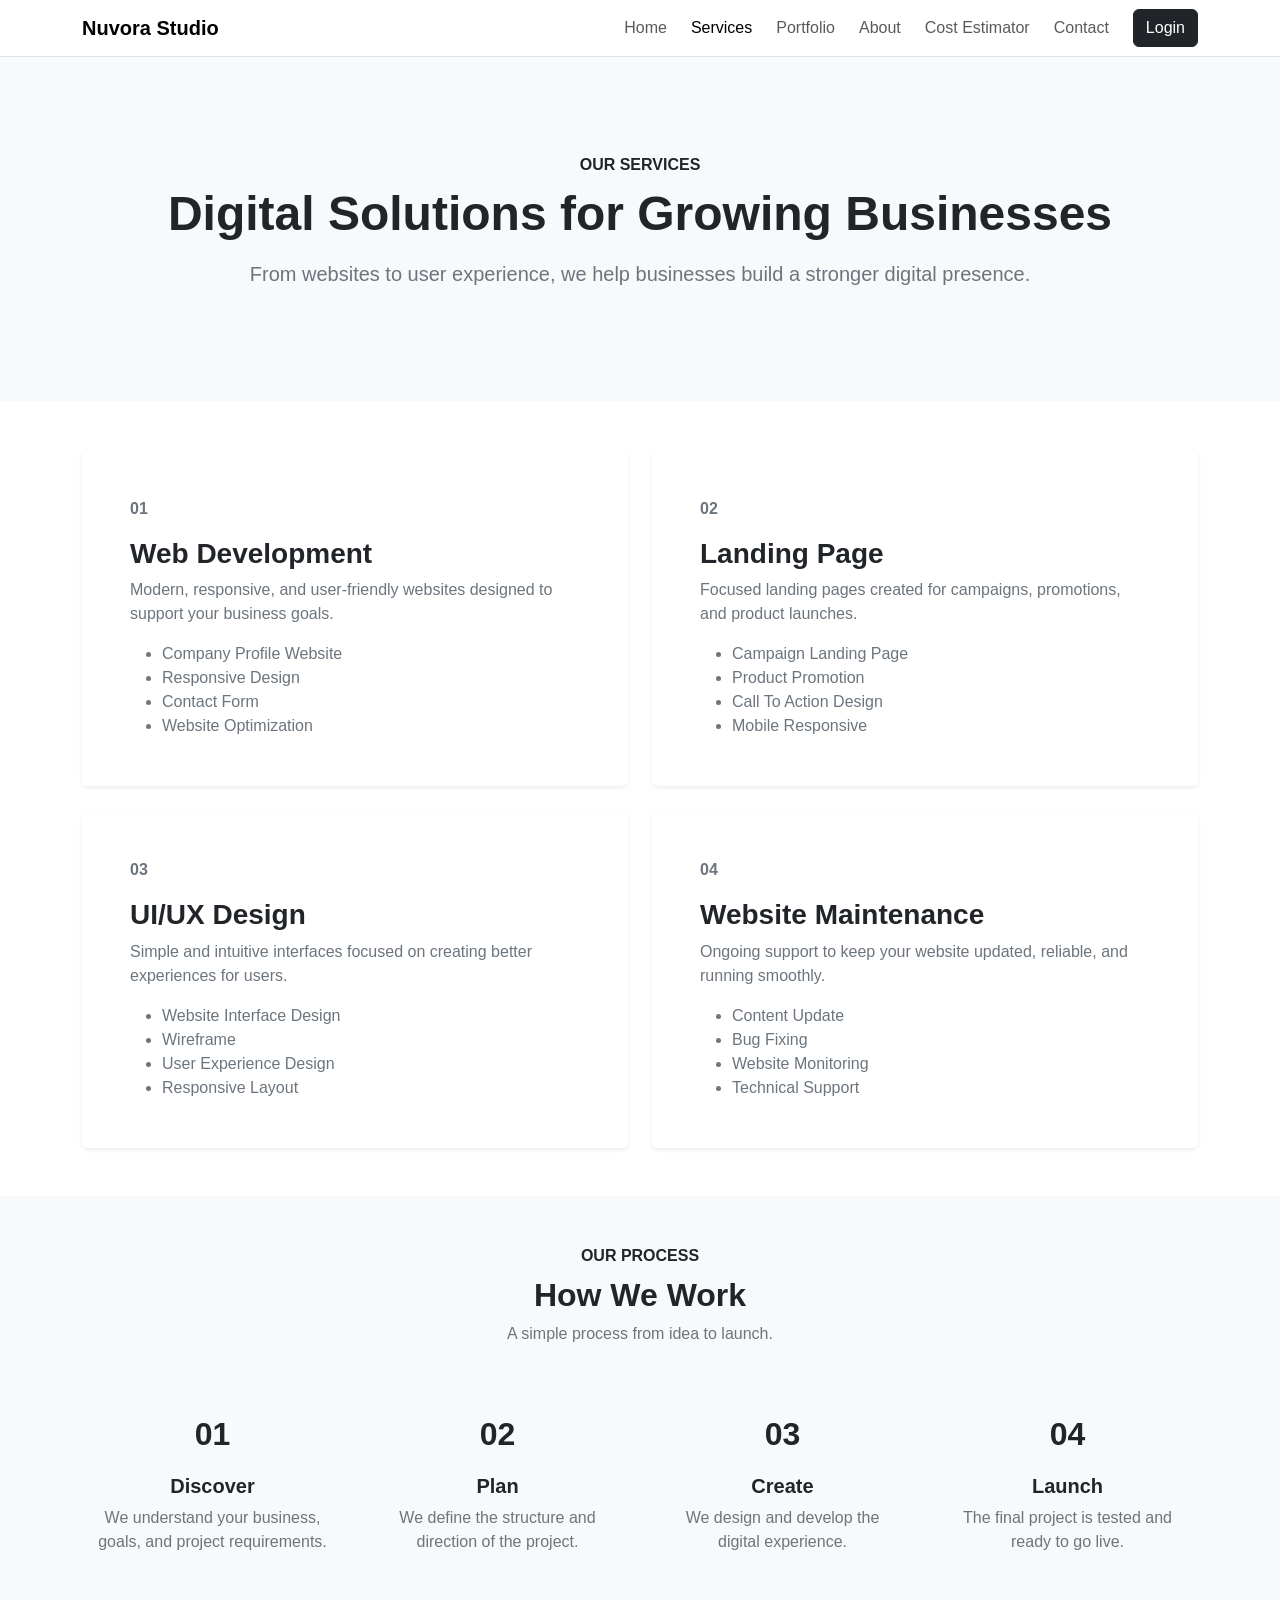
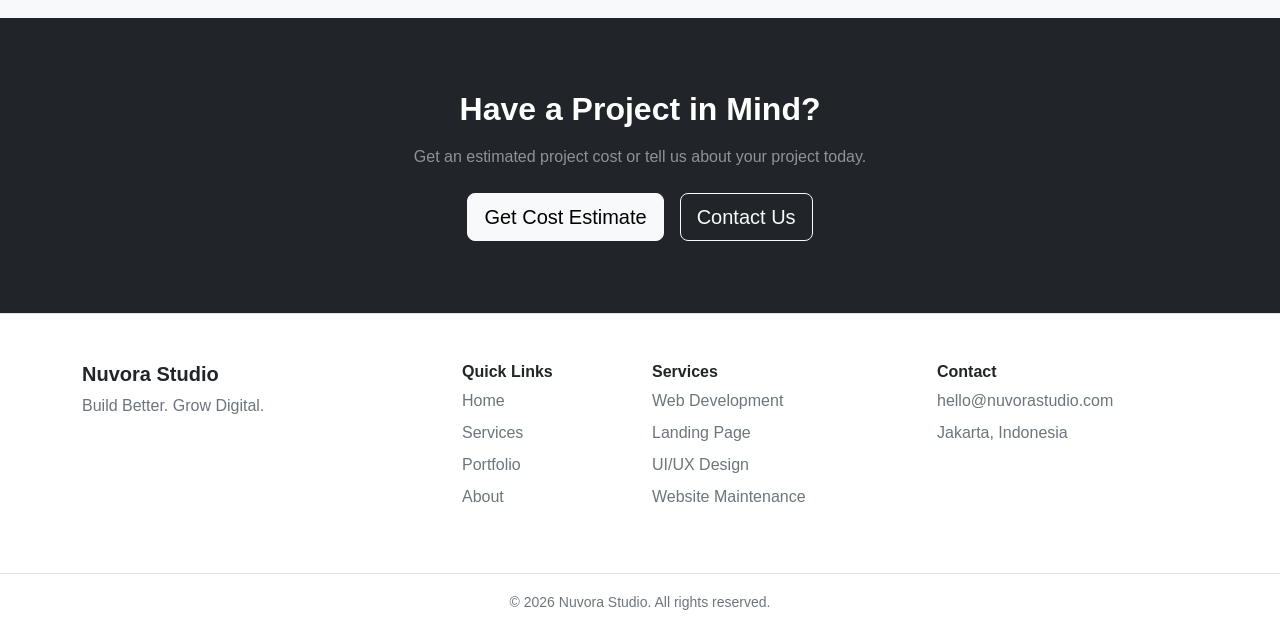
<file: pages/services.html>
<!DOCTYPE html>
<html lang="en">
<head>
    <meta charset="UTF-8">
    <meta name="viewport" content="width=device-width, initial-scale=1.0">

    <title>Services | Nuvora Studio</title>

    <!-- Bootstrap CSS -->
    <link
        href="https://cdn.jsdelivr.net/npm/bootstrap@5.3.8/dist/css/bootstrap.min.css"
        rel="stylesheet"
        integrity="sha384-sRIl4kxILFvY47J16cr9ZwB07vP4J8+LH7qKQnuqkuIAvNWLzeN8tE5YBujZqJLB"
        crossorigin="anonymous"
    >

    <!-- Custom CSS -->
    <link rel="stylesheet" href="../css/main.css">
</head>

<body>

    <!-- Navbar -->
    <header>
        <nav class="navbar navbar-expand-lg bg-white border-bottom">
            <div class="container">

                <a class="navbar-brand fw-bold" href="../index.html">
                    Nuvora Studio
                </a>

                <button
                    class="navbar-toggler"
                    type="button"
                    data-bs-toggle="collapse"
                    data-bs-target="#navbarNav"
                    aria-controls="navbarNav"
                    aria-expanded="false"
                    aria-label="Toggle navigation"
                >
                    <span class="navbar-toggler-icon"></span>
                </button>

                <div class="collapse navbar-collapse" id="navbarNav">

                    <ul class="navbar-nav ms-auto align-items-lg-center gap-lg-2">

                        <li class="nav-item">
                            <a class="nav-link" href="../index.html">
                                Home
                            </a>
                        </li>

                        <li class="nav-item">
                            <a
                                class="nav-link active"
                                aria-current="page"
                                href="services.html"
                            >
                                Services
                            </a>
                        </li>

                        <li class="nav-item">
                            <a class="nav-link" href="portfolio.html">
                                Portfolio
                            </a>
                        </li>

                        <li class="nav-item">
                            <a class="nav-link" href="about.html">
                                About
                            </a>
                        </li>

                        <li class="nav-item">
                            <a class="nav-link" href="estimator.html">
                                Cost Estimator
                            </a>
                        </li>

                        <li class="nav-item">
                            <a class="nav-link" href="contact.html">
                                Contact
                            </a>
                        </li>

                        <li class="nav-item ms-lg-2">
                            <a class="btn btn-dark" href="login.html">
                                Login
                            </a>
                        </li>

                    </ul>

                </div>
            </div>
        </nav>
    </header>


    <main>

        <!-- Page Header -->
        <section class="py-5 bg-light">
            <div class="container py-lg-5 text-center">

                <p class="text-uppercase fw-semibold mb-2">
                    Our Services
                </p>

                <h1 class="display-5 fw-bold mb-3">
                    Digital Solutions for Growing Businesses
                </h1>

                <p class="lead text-secondary mx-auto">
                    From websites to user experience, we help businesses
                    build a stronger digital presence.
                </p>

            </div>
        </section>


        <!-- Services -->
        <section class="py-5 bg-white">
            <div class="container">

                <div class="row g-4">

                    <!-- Web Development -->
                    <div class="col-md-6">
                        <div class="card h-100 border-0 shadow-sm">
                            <div class="card-body p-4 p-lg-5">

                                <p class="text-secondary fw-semibold">
                                    01
                                </p>

                                <h2 class="h3 fw-bold">
                                    Web Development
                                </h2>

                                <p class="text-secondary">
                                    Modern, responsive, and user-friendly
                                    websites designed to support your
                                    business goals.
                                </p>

                                <ul class="text-secondary mb-0">
                                    <li>Company Profile Website</li>
                                    <li>Responsive Design</li>
                                    <li>Contact Form</li>
                                    <li>Website Optimization</li>
                                </ul>

                            </div>
                        </div>
                    </div>


                    <!-- Landing Page -->
                    <div class="col-md-6">
                        <div class="card h-100 border-0 shadow-sm">
                            <div class="card-body p-4 p-lg-5">

                                <p class="text-secondary fw-semibold">
                                    02
                                </p>

                                <h2 class="h3 fw-bold">
                                    Landing Page
                                </h2>

                                <p class="text-secondary">
                                    Focused landing pages created for
                                    campaigns, promotions, and product
                                    launches.
                                </p>

                                <ul class="text-secondary mb-0">
                                    <li>Campaign Landing Page</li>
                                    <li>Product Promotion</li>
                                    <li>Call To Action Design</li>
                                    <li>Mobile Responsive</li>
                                </ul>

                            </div>
                        </div>
                    </div>


                    <!-- UI/UX Design -->
                    <div class="col-md-6">
                        <div class="card h-100 border-0 shadow-sm">
                            <div class="card-body p-4 p-lg-5">

                                <p class="text-secondary fw-semibold">
                                    03
                                </p>

                                <h2 class="h3 fw-bold">
                                    UI/UX Design
                                </h2>

                                <p class="text-secondary">
                                    Simple and intuitive interfaces focused
                                    on creating better experiences for users.
                                </p>

                                <ul class="text-secondary mb-0">
                                    <li>Website Interface Design</li>
                                    <li>Wireframe</li>
                                    <li>User Experience Design</li>
                                    <li>Responsive Layout</li>
                                </ul>

                            </div>
                        </div>
                    </div>


                    <!-- Maintenance -->
                    <div class="col-md-6">
                        <div class="card h-100 border-0 shadow-sm">
                            <div class="card-body p-4 p-lg-5">

                                <p class="text-secondary fw-semibold">
                                    04
                                </p>

                                <h2 class="h3 fw-bold">
                                    Website Maintenance
                                </h2>

                                <p class="text-secondary">
                                    Ongoing support to keep your website
                                    updated, reliable, and running smoothly.
                                </p>

                                <ul class="text-secondary mb-0">
                                    <li>Content Update</li>
                                    <li>Bug Fixing</li>
                                    <li>Website Monitoring</li>
                                    <li>Technical Support</li>
                                </ul>

                            </div>
                        </div>
                    </div>

                </div>

            </div>
        </section>


        <!-- Process -->
        <section class="py-5 bg-light">
            <div class="container">

                <div class="text-center mb-5">

                    <p class="text-uppercase fw-semibold mb-2">
                        Our Process
                    </p>

                    <h2 class="fw-bold">
                        How We Work
                    </h2>

                    <p class="text-secondary">
                        A simple process from idea to launch.
                    </p>

                </div>


                <div class="row g-4 text-center">

                    <div class="col-md-3">
                        <div class="p-3">

                            <div class="fs-2 fw-bold mb-3">
                                01
                            </div>

                            <h3 class="h5 fw-bold">
                                Discover
                            </h3>

                            <p class="text-secondary mb-0">
                                We understand your business,
                                goals, and project requirements.
                            </p>

                        </div>
                    </div>


                    <div class="col-md-3">
                        <div class="p-3">

                            <div class="fs-2 fw-bold mb-3">
                                02
                            </div>

                            <h3 class="h5 fw-bold">
                                Plan
                            </h3>

                            <p class="text-secondary mb-0">
                                We define the structure and
                                direction of the project.
                            </p>

                        </div>
                    </div>


                    <div class="col-md-3">
                        <div class="p-3">

                            <div class="fs-2 fw-bold mb-3">
                                03
                            </div>

                            <h3 class="h5 fw-bold">
                                Create
                            </h3>

                            <p class="text-secondary mb-0">
                                We design and develop the
                                digital experience.
                            </p>

                        </div>
                    </div>


                    <div class="col-md-3">
                        <div class="p-3">

                            <div class="fs-2 fw-bold mb-3">
                                04
                            </div>

                            <h3 class="h5 fw-bold">
                                Launch
                            </h3>

                            <p class="text-secondary mb-0">
                                The final project is tested
                                and ready to go live.
                            </p>

                        </div>
                    </div>

                </div>

            </div>
        </section>


        <!-- CTA -->
        <section class="py-5 bg-dark text-white">
            <div class="container">

                <div class="text-center py-4">

                    <h2 class="fw-bold mb-3">
                        Have a Project in Mind?
                    </h2>

                    <p class="text-white-50 mb-4">
                        Get an estimated project cost or tell us
                        about your project today.
                    </p>

                    <div
                        class="d-flex justify-content-center gap-3 flex-wrap"
                    >
                        <a
                            href="estimator.html"
                            class="btn btn-light btn-lg"
                        >
                            Get Cost Estimate
                        </a>

                        <a
                            href="contact.html"
                            class="btn btn-outline-light btn-lg"
                        >
                            Contact Us
                        </a>
                    </div>

                </div>

            </div>
        </section>

    </main>


    <!-- Footer -->
    <footer class="bg-white border-top">

        <div class="container py-5">

            <div class="row g-4">

                <div class="col-md-6 col-lg-4">

                    <h3 class="h5 fw-bold">
                        Nuvora Studio
                    </h3>

                    <p class="text-secondary mb-0">
                        Build Better. Grow Digital.
                    </p>

                </div>


                <div class="col-6 col-md-3 col-lg-2">

                    <h4 class="h6 fw-bold">
                        Quick Links
                    </h4>

                    <ul class="list-unstyled">

                        <li class="mb-2">
                            <a
                                href="../index.html"
                                class="text-secondary text-decoration-none"
                            >
                                Home
                            </a>
                        </li>

                        <li class="mb-2">
                            <a
                                href="services.html"
                                class="text-secondary text-decoration-none"
                            >
                                Services
                            </a>
                        </li>

                        <li class="mb-2">
                            <a
                                href="portfolio.html"
                                class="text-secondary text-decoration-none"
                            >
                                Portfolio
                            </a>
                        </li>

                        <li>
                            <a
                                href="about.html"
                                class="text-secondary text-decoration-none"
                            >
                                About
                            </a>
                        </li>

                    </ul>

                </div>


                <div class="col-6 col-md-3 col-lg-3">

                    <h4 class="h6 fw-bold">
                        Services
                    </h4>

                    <ul class="list-unstyled text-secondary">
                        <li class="mb-2">Web Development</li>
                        <li class="mb-2">Landing Page</li>
                        <li class="mb-2">UI/UX Design</li>
                        <li>Website Maintenance</li>
                    </ul>

                </div>


                <div class="col-md-6 col-lg-3">

                    <h4 class="h6 fw-bold">
                        Contact
                    </h4>

                    <ul class="list-unstyled text-secondary">
                        <li class="mb-2">
                            hello@nuvorastudio.com
                        </li>

                        <li>
                            Jakarta, Indonesia
                        </li>
                    </ul>

                </div>

            </div>

        </div>


        <div class="border-top">
            <div class="container py-3 text-center">

                <small class="text-secondary">
                    © 2026 Nuvora Studio. All rights reserved.
                </small>

            </div>
        </div>

    </footer>


    <!-- Bootstrap JS -->
    <script
        src="https://cdn.jsdelivr.net/npm/bootstrap@5.3.8/dist/js/bootstrap.bundle.min.js"
        integrity="sha384-FKyoEForCGlyvwx9Hj09JcYn3nv7wiPVlz7YYwJrWVcXK/BmnVDxM+D2scQbITxI"
        crossorigin="anonymous"
    ></script>


</body>
</html>
</file>
<file: css/main.css>
body {
    font-family: Arial, sans-serif;
}
</file>
